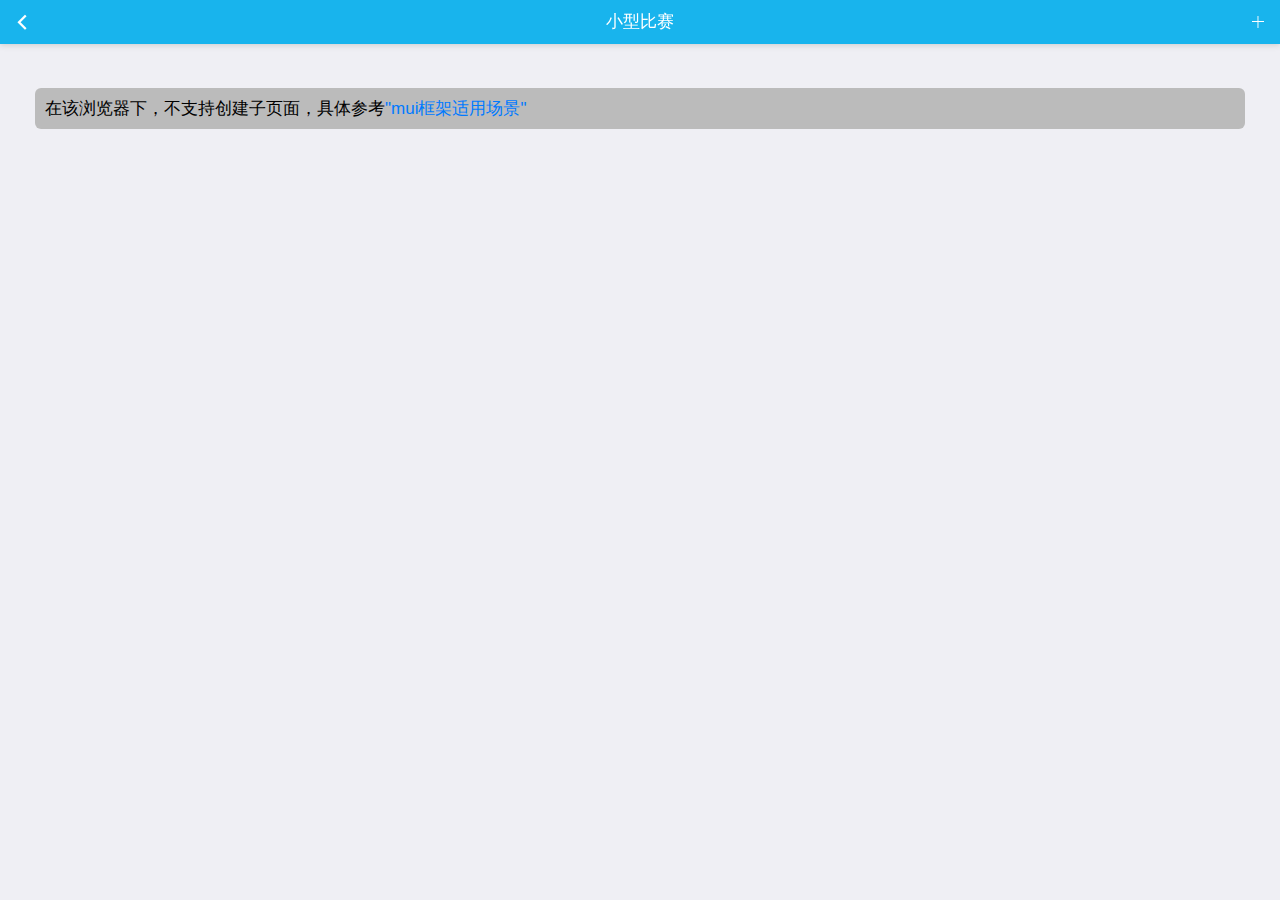
<file: index.html>
<!DOCTYPE html>
<html>
<head>
    <meta charset="utf-8">
    <meta name="viewport" content="width=device-width,initial-scale=1,minimum-scale=1,maximum-scale=1,user-scalable=no" />
    <meta name="apple-mobile-web-app-capable" content="yes">
	<meta name="apple-mobile-web-app-status-bar-style" content="black">
	
    <script src="js/mui.min.js"></script>
    <link href="css/mui.min.css" rel="stylesheet"/>
    <link href="css/base.css" rel="stylesheet"/>
    <style>
    		header.mui-bar.mui-bar-nav {background-color: #18b4ed;}
    		header.mui-bar.mui-bar-nav a{color:#fff;}
    		header.mui-bar.mui-bar-nav span{color:#fff; height:1.6em}
    		header.mui-bar.mui-bar-nav h1 {color:#fff;}
    		input.mui-input-clear {background-color: #fff;}
    	    	.tournament {
    			padding: 15px 5px;
    			background-color: #fff;
    			border-bottom: 1px solid #c8c8c8;
    			border-top: 1px solid #c8c8c8;
    			margin-bottom: 20px;
    		}
    		.mui-popover { width:150px }
    		.mui-content .mui-content-padded { margin: 5px }
    </style>	
    <script>
		mui.init({
			swipeBack: false,
			statusBarBackground: '#18b4ed',
			subpages:[{
				url: 'tournamentList.html',
				id: 'tournamentList.html',
				styles: {
					top: '45px',
					bottom: 0,
					bounce: 'vertical'
				}
			}]
		});

	</script>
</head>
<body>
	<header class="mui-bar mui-bar-nav">
		<a class="mui-action-back mui-icon mui-icon-left-nav mui-pull-left"></a>
		<span id="menu" class="mui-action-menu mui-icon mui-icon-plusempty mui-pull-right"></span>
		<h1 class="mui-title">小型比赛</h1>
	</header>
	<!--tournamentList-->
	<script>
	/*
		mui.plusReady(function() {
			//仅支持竖屏显示
			plus.screen.lockOrientation("portrait-primary");
		});
		mui("header").on('tap', '#topPopover', function(e){
			var target = plus.webview.getWebviewById('tournamentList.html');
			alert("nima");
			mui.fire(target, 'triggerCreate', {
				para: 'trigger'
			});
		});
		*/
		var menuElem = document.getElementById("menu");
		var contentWebview = null;
		menuElem.addEventListener('tap', function(e) {
			//alert("fun");
			e.stopPropagation();
			if(contentWebview==null){
				contentWebview = plus.webview.currentWebview().children()[0];
			}
			//contentWebview.evalJS('alert("hao")');
			contentWebview.evalJS('mui("#topPopover").popover("toggle")');
		});
	</script>
</body>
</html>
</file>
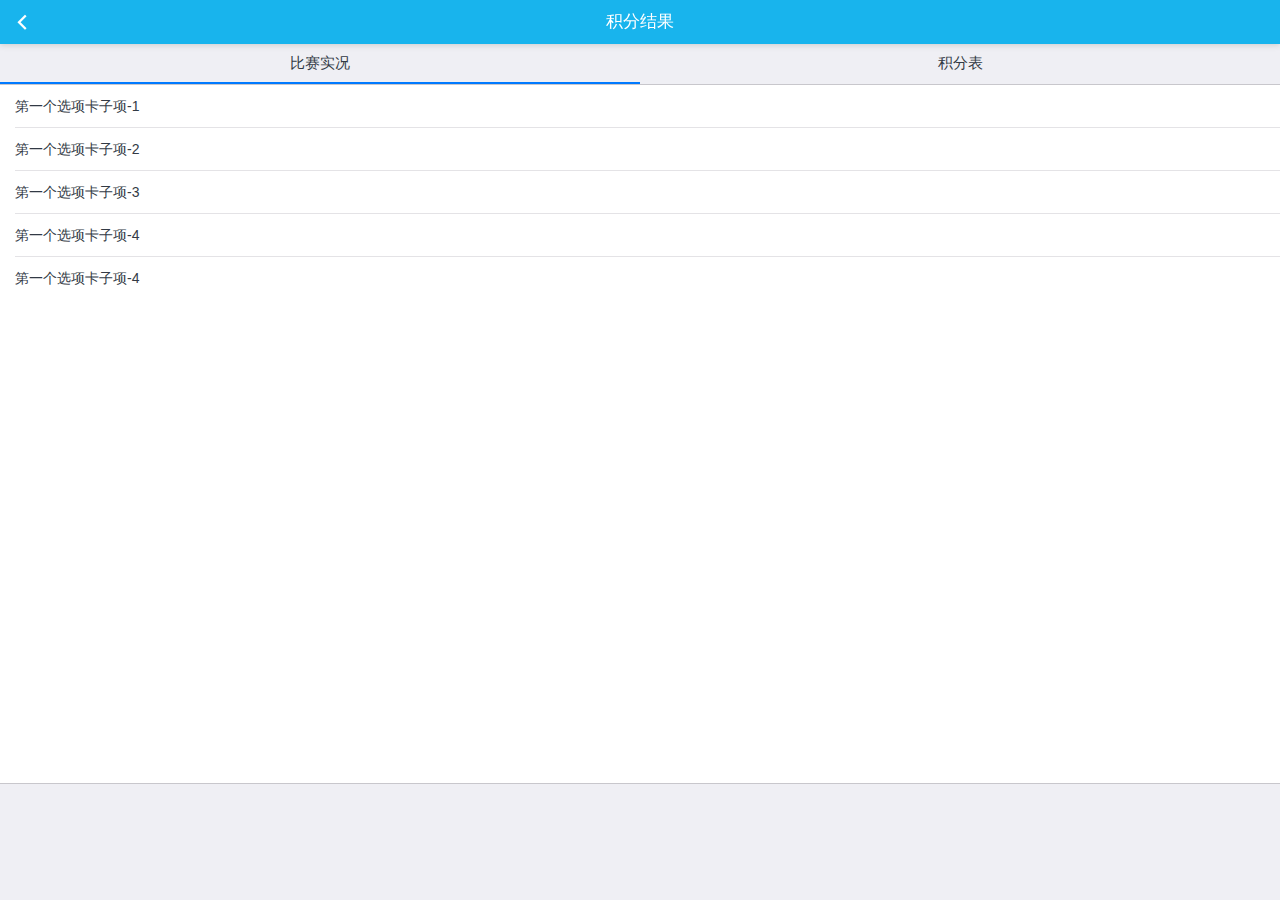
<file: bonusResult.html>
<!DOCTYPE html>
<html>

	<head>
		<meta charset="utf-8">
		<meta name="viewport" content="width=device-width, initial-scale=1,maximum-scale=1,user-scalable=no">
		<meta name="apple-mobile-web-app-capable" content="yes">
		<meta name="apple-mobile-web-app-status-bar-style" content="black">

		<!--App自定义的css-->
		<link rel="stylesheet" type="text/css" href="css/app.css"/>
    		<script src="js/mui.min.js"></script>
		<link rel="stylesheet" href="css/mui.min.css">
    		<link href="css/base.css" rel="stylesheet"/>
		
	</head>
	<style>
		* {color: #323a45;}
		header.mui-bar.mui-bar-nav {background-color: #18b4ed;}
    		header.mui-bar.mui-bar-nav a{color:#fff;}
    		header.mui-bar.mui-bar-nav span{color:#fff; height:1.6em}
    		header.mui-bar.mui-bar-nav h1 {color:#fff;}
    		header {
    			box-shadow: none;
    			-webkit-box-shadow:none;
    		}
		.mui-control-content {
			background-color: white;
			min-height: 700px;
		}
		.mui-control-content .mui-loading {
			margin-top: 50px;
		}

		.mui-content #item2mobile table thead td {
			border-left: 1px solid #ccc;
			border-right: 1px solid #ccc;
			color: #18B4ED;
		}
		.mui-content #item2mobile table thead {
			border-top: 1px solid #18B4ED;
			border-bottom: 1px solid #18B4ED;
		}
		.mui-content #item2mobile table tbody tr {
			border-bottom: 1px solid #ccc;
		}
		.mui-content #item2mobile table tbody td {
			border-left: 1px solid #ccc;
			border-right: 1px solid #ccc;
		}
		</style>
	<body>
		<header class="mui-navbar-inner mui-bar mui-bar-nav">
			<a class="mui-action-back mui-icon mui-icon-left-nav mui-pull-left" href="#"></a>
			<h1 class="mui-center mui-title tc">积分结果</h1>
		</header>
		<div class="mui-content">
			<div id="slider" class="mui-slider">
				<div id="sliderSegmentedControl" class="mui-slider-indicator mui-segmented-control mui-segmented-control-inverted">
					<a class="mui-control-item" href="#item1mobile">比赛实况</a>
					<a class="mui-control-item" href="#item2mobile">积分表</a>
				</div>
				<div id="sliderProgressBar" class="mui-slider-progress-bar mui-col-xs-6"></div>
				<div class="mui-slider-group">
					<div id="item1mobile" class="mui-slider-item mui-control-content mui-active">
						<div id="scroll1" class="mui-scroll-wrapper">
							<div class="mui-scroll">
								<ul class="mui-table-view">
									<li class="mui-table-view-cell">
										第一个选项卡子项-1
									</li>
									<li class="mui-table-view-cell">
										第一个选项卡子项-2
									</li>
									<li class="mui-table-view-cell">
										第一个选项卡子项-3
									</li>
									<li class="mui-table-view-cell">
										第一个选项卡子项-4
									</li>
									<li class="mui-table-view-cell">
										第一个选项卡子项-4
									</li>
									
								</ul>
							</div>
						</div>
					</div>
					<div id="item2mobile" class="mui-slider-item mui-control-content">
						<div id="scroll2" class="mui-scroll-wrapper pt40">
							<!--<div class="mui-scroll">
								<div class="mui-loading">
									<div class="mui-spinner">
									</div>
								</div>
							</div>-->
							<table width="100%">
								<thead>
									<tr class="tc">
										<td width="10%">轮次</td>
										<td width="20%">选手</td>
										<td width="20%">胜负场</td>
										<td width="15%">胜率</td>
										<td width="15%">积分</td>
										<td width="20%" style="color: red;">净胜分</td>
									</tr>
								</thead>
								<tbody class="tc">
									<tr>
										<td>1</td>
										<td>叶昭仪<br />林丹</td>
										<td>3/2</td>
										<td>25%</td>
										<td>12</td>
										<td>38</td>
									</tr>
									<tr>
										<td>1</td>
										<td>叶昭仪<br />林丹</td>
										<td>3/2</td>
										<td>25%</td>
										<td>12</td>
										<td>38</td>
									</tr>
								</tbody>
							</table>
						</div>
					</div>
				</div>
			</div>
		</div>
		<script src="js/mui.min.js"></script>
		<script>
			mui.init({
				swipeBack: false
			});
			
			(function($) {
				$('.mui-scroll-wrapper').scroll({
					indicators: true //是否显示滚动条
				});
				/*
				var html2 = '<ul class="mui-table-view"><li class="mui-table-view-cell">第二个选项卡子项-1</li><li class="mui-table-view-cell">第二个选项卡子项-2</li><li class="mui-table-view-cell">第二个选项卡子项-3</li><li class="mui-table-view-cell">第二个选项卡子项-4</li><li class="mui-table-view-cell">第二个选项卡子项-5</li></ul>';
				var item2 = document.getElementById('item2mobile');
				document.getElementById('slider').addEventListener('slide', function(e) {
					if (e.detail.slideNumber === 1) {
						if (item2.querySelector('.mui-loading')) {
							setTimeout(function() {
								item2.querySelector('.mui-scroll').innerHTML = html2;
							}, 500);
						}
					}
				});
				var sliderSegmentedControl = document.getElementById('sliderSegmentedControl');
				$('.mui-input-group').on('change', 'input', function() {
					if (this.checked) {
						sliderSegmentedControl.className = 'mui-slider-indicator mui-segmented-control mui-segmented-control-inverted mui-segmented-control-' + this.value;
						//force repaint
						sliderProgressBar.setAttribute('style', sliderProgressBar.getAttribute('style'));
					}
				});*/
				sliderProgressBar.setAttribute('style', sliderProgressBar.getAttribute('style'));
			})(mui);
			
			mui(".oneplayer").on('tap', 'a', function(e){
				mui.openWindow({ id:"myFriendsList.html", url:"myFriendsList.html"});
			});
		</script>

	</body>

</html>
</file>
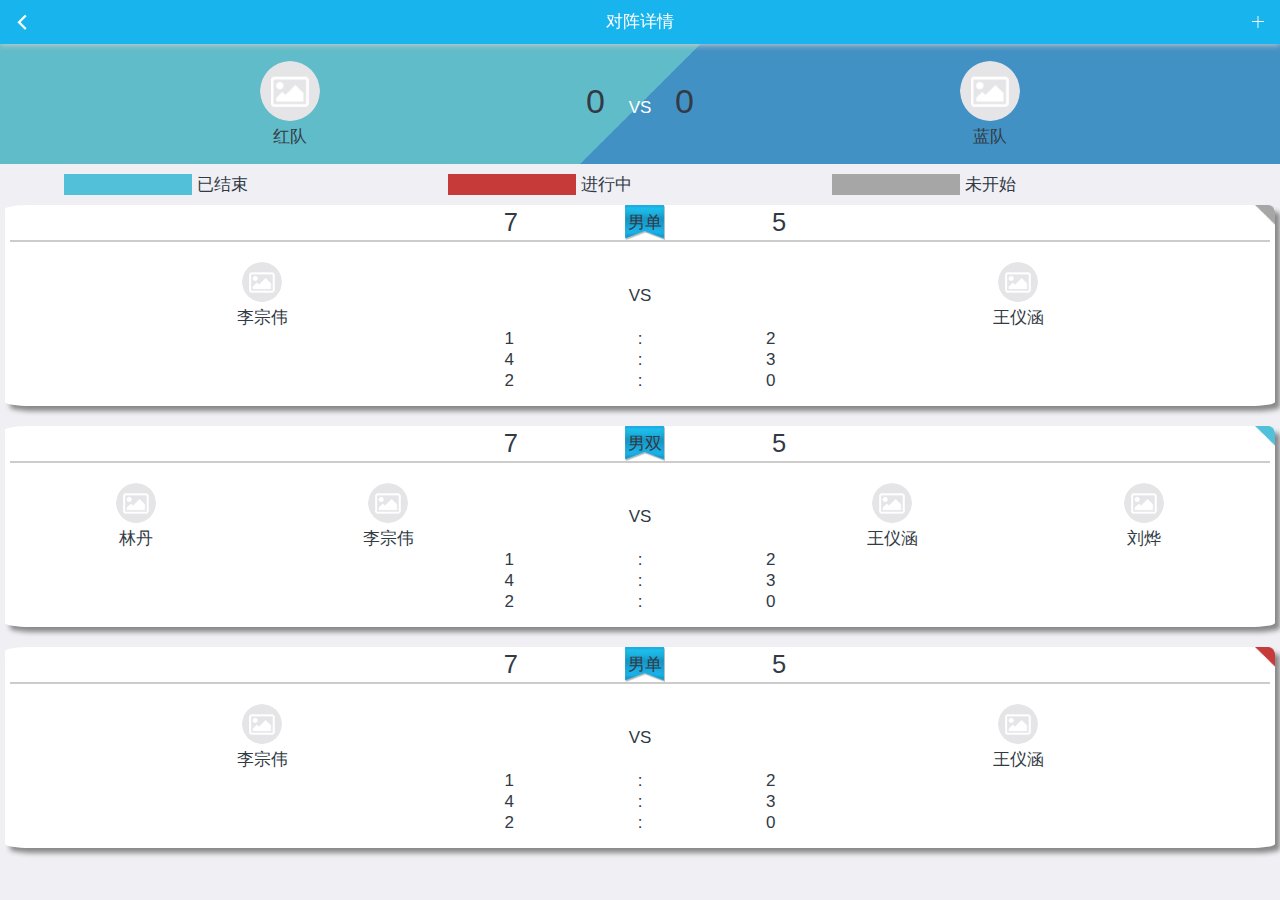
<file: competitionDetail.html>
<!DOCTYPE html>
<html>
<head>
    <meta charset="utf-8">
    <meta name="viewport" content="width=device-width,initial-scale=1,minimum-scale=1,maximum-scale=1,user-scalable=no" />
  	<meta name="apple-mobile-web-app-capable" content="yes">
	<meta name="apple-mobile-web-app-status-bar-style" content="black">
		
    <script src="js/mui.min.js"></script>
    <link href="css/mui.min.css" rel="stylesheet"/>
    <link href="css/base.css" rel="stylesheet"/>
    <!--
    <script type="text/javascript" charset="utf-8">
      	mui.init();
    </script>-->
    <style>
    		* {color: #323a45;}
    		header.mui-bar.mui-bar-nav {background-color: #18b4ed;}
    		header.mui-bar.mui-bar-nav a{color:#fff;}
    		header.mui-bar.mui-bar-nav span{color:#fff; height:1.6em}
    		header.mui-bar.mui-bar-nav h1 {color:#fff;}
    		header {
    			box-shadow: none;
    			-webkit-box-shadow:none;
    		}

		.mui-content table .left {
			background: url(img/VS_background_01.png);
		}
		.mui-content table .score {
			width: 120px;
			background: url(img/VS_background_02.png);
			background-position: center;
			background-size: 120px 120px;
			color: #fff;
		}
		.mui-content table .right {
			background: url(img/VS_background_03.png);
		}
		.mui-content td span {display: inline-block;}
		
		.competition {
    			padding: 15px 5px;
    			background-color: #fff;
    			margin-bottom: 20px;
    			border-radius: 2%;
    			box-shadow: 5px 5px 5px #888888;
    		}
		.competition td.typebackground {
			background: url(img/typebackground.png);
			background-repeat: no-repeat;
			background-position: center;
			background-size: 40px 35px;
		}
		hr {border: 0.5px solid #ccc;}
    </style>
</head>
<body>
	<header class="mui-navbar-inner mui-bar mui-bar-nav">
		<a class="mui-action-back mui-icon mui-icon-left-nav mui-pull-left" href="createMinorTournamentNew.html"></a>
		<span id="menu" class="mui-action-menu mui-icon mui-icon-plusempty mui-pull-right"></span>
		<h1 class="mui-center mui-title tc">对阵详情</h1>
	</header>
	<div class="mui-content">
		<table class="tc" width="100%" height="120px">
			<tr>
				<td class="left tc"><img src="img/teamleader.png" width="60px" height="60px" style="border-radius: 50%;" /><br />红队</td>
				<td class="score"><span class="f2d0">0</span>&nbsp;&nbsp;&nbsp;&nbsp;&nbsp;VS&nbsp;&nbsp;&nbsp;&nbsp;&nbsp;<span class="f2d0">0</span></span></td>
				<td class="right"><img src="img/teamleader.png" width="60px" height="60px" style="border-radius: 50%;" /><br />蓝队</td>
			</tr>	
		</table>
		
		<table class="mt10" width="100%">
			<tr>
				<td width="5%" height="15px"></td>
				<td width="10%" height="15px" style="background-color: #52c0d8;"></td>
				<td width="20%" height="15px" class="tl">&nbsp;已结束</td>
				<td width="10%" height="15px" style="background-color: #c63a3a;"></td>
				<td width="20%" height="15px" class="tl">&nbsp;进行中</td>
				<td width="10%" height="15px" style="background-color: #a6a6a6;"></td>
				<td width="20%" height="15px" class="tl">&nbsp;未开始</td>
				<td width="5%" height="15px"></td>
			</tr>
		</table>
		
		<div class="competition mt10 ml5 mr5 pr">
			<table width="100%" class="pa" style="top:-3px">
				<tr height="40px">
					<td width="40%" class="tr f1d5">7</td>
					<td width="20%" class="tc typebackground">男单</td>
					<td width="40%" class="tl f1d5">5</td>
				</tr>
			</table>
			<hr class="mt20"></hr>
			<div class="competitionInfo mt20">
				<img src="img/before.png" width="20px" height="20px" class="pa" style="top:0;right: 0;" />
				<table width="100%">
					<tr>
						<td width="40%" class="tc oneplayer">
							<a href="#"><img src="img/teamleader.png" width="40px" height="40px" style="border-radius: 50%;"></a><br />李宗伟
						</td>
						<td width="20%" class="tc">VS</td>
						<td width="40%" class="tc oneplayer">
							<a href="#"><img src="img/teamleader.png" width="40px" height="40px" style="border-radius: 50%;"></a><br />王仪涵
						</td>
					</tr>
					<tr>
						<td width="40%" class="tr">1</td>
						<td width="20%" class="tc">:</td>
						<td width="40%" class="tl">2</td>
					</tr>
					<tr>
						<td width="40%" class="tr">4</td>
						<td width="20%" class="tc">:</td>
						<td width="40%" class="tl">3</td>
					</tr>
					<tr>
						<td width="40%" class="tr">2</td>
						<td width="20%" class="tc">:</td>
						<td width="40%" class="tl">0</td>
					</tr>
				</table>
			</div>
		</div>
		<div class="competition mt10 ml5 mr5 pr">
			<img src="img/during.png" width="20px" height="20px" class="pa" style="top:0;right: 0;" />
			<table width="100%" class="pa" style="top:-3px">
				<tr height="40px">
					<td width="40%" class="tr f1d5">7</td>
					<td width="20%" class="tc typebackground">男双</td>
					<td width="40%" class="tl f1d5">5</td>
				</tr>
			</table>
			<hr class="mt20"></hr>
			<div class="competitionInfo mt20">
				<table width="100%">
					<tr>
						<td width="20%" class="tc">
							<img src="img/teamleader.png" width="40px" height="40px" style="border-radius: 50%;"><br />林丹
						</td>
						<td width="20%" class="tc">
							<img src="img/teamleader.png" width="40px" height="40px" style="border-radius: 50%;"><br />李宗伟
						</td>
						<td width="20%" class="tc">VS</td>
						<td width="20%" class="tc" colspan="2">
							<img src="img/teamleader.png" width="40px" height="40px" style="border-radius: 50%;"><br />王仪涵
						</td>
						<td width="20%" class="tc">
							<img src="img/teamleader.png" width="40px" height="40px" style="border-radius: 50%;"><br />刘烨
						</td>
					</tr>
					<tr>
						<td width="20%" class="tr" colspan="2">1</td>
						<td width="20%" class="tc">:</td>
						<td width="20%" class="tl" colspan="2">2</td>
					</tr>
					<tr>
						<td width="20%" class="tr" colspan="2">4</td>
						<td width="20%" class="tc">:</td>
						<td width="20%" class="tl" colspan="2">3</td>
					</tr>
					<tr>
						<td width="20%" class="tr" colspan="2">2</td>
						<td width="20%" class="tc">:</td>
						<td width="20%" class="tl" colspan="2">0</td>
					</tr>
				</table>
			</div>
		</div>
		<div class="competition mt10 ml5 mr5 pr">
			<img src="img/over.png" width="20px" height="20px" class="pa" style="top:0;right: 0;" />
			<table width="100%" class="pa" style="top:-3px">
				<tr height="40px">
					<td width="40%" class="tr f1d5">7</td>
					<td width="20%" class="tc typebackground">男单</td>
					<td width="40%" class="tl f1d5">5</td>
				</tr>
			</table>
			<hr class="mt20"></hr>
			<div class="competitionInfo mt20">
				<table width="100%">
					<tr>
						<td width="40%" class="tc oneplayer">
							<a href="#"><img src="img/teamleader.png" width="40px" height="40px" style="border-radius: 50%;"></a><br />李宗伟
						</td>
						<td width="20%" class="tc">VS</td>
						<td width="40%" class="tc oneplayer">
							<a href="#"><img src="img/teamleader.png" width="40px" height="40px" style="border-radius: 50%;"></a><br />王仪涵
						</td>
					</tr>
					<tr>
						<td width="40%" class="tr">1</td>
						<td width="20%" class="tc">:</td>
						<td width="40%" class="tl">2</td>
					</tr>
					<tr>
						<td width="40%" class="tr">4</td>
						<td width="20%" class="tc">:</td>
						<td width="40%" class="tl">3</td>
					</tr>
					<tr>
						<td width="40%" class="tr">2</td>
						<td width="20%" class="tc">:</td>
						<td width="40%" class="tl">0</td>
					</tr>
				</table>
			</div>
		</div>
	</div>
	<script>
		mui(".oneplayer").on('tap', 'a', function(e){
				mui.openWindow({ id:"selectOnePlayer.html", url:"selectOnePlayer.html"});
			});
	</script>
</body>
</html>
</file>
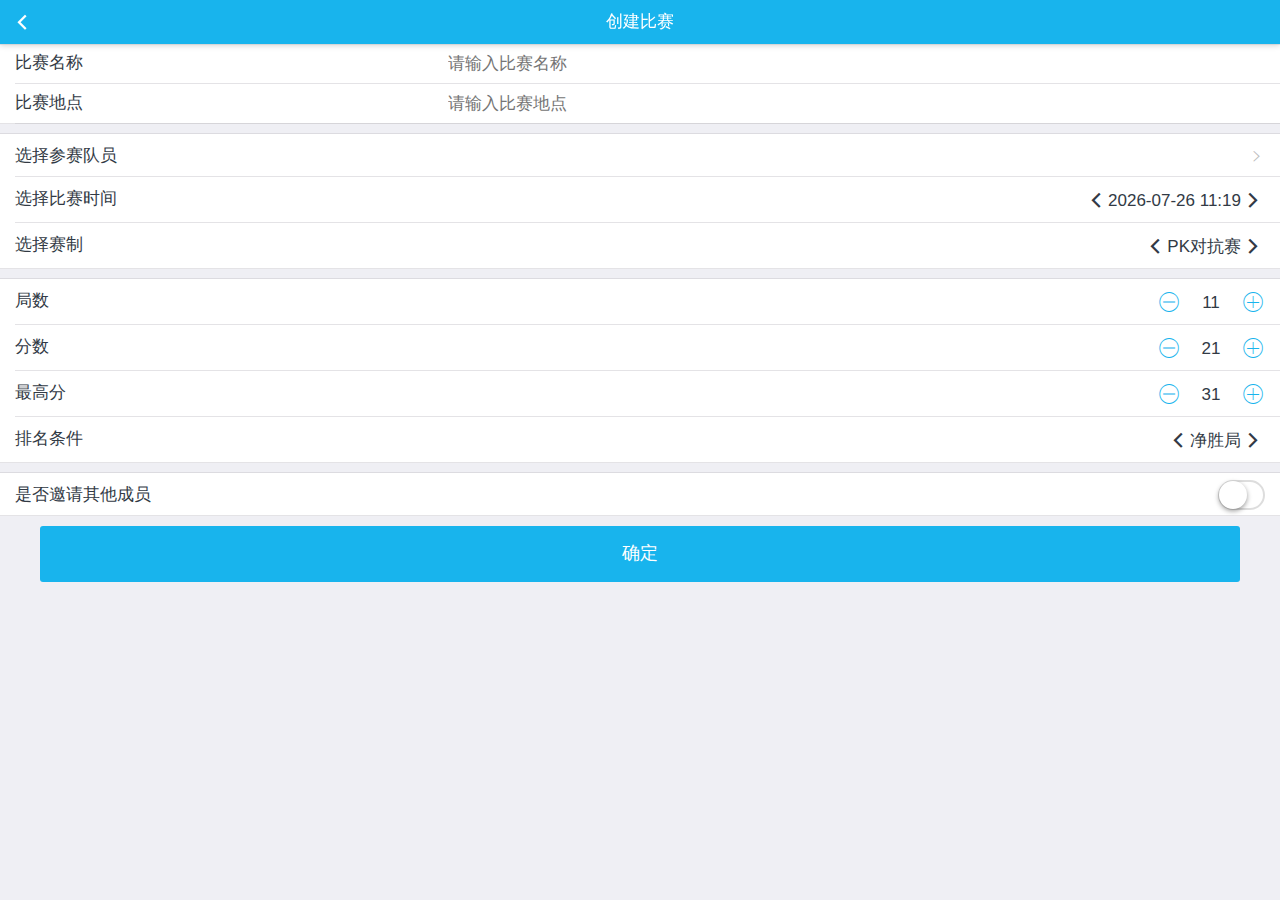
<file: createMinorTournamentNew.html>
<!DOCTYPE html>
<html>
	<head>
		<meta charset="utf-8">
    		<meta name="viewport" content="width=device-width,initial-scale=1,minimum-scale=1,maximum-scale=1,user-scalable=no" />
    		<title>羽球达人</title>
    		<link href="css/mui.min.css" rel="stylesheet"/>
    		<link href="css/mui.indexedlist.css" rel="stylesheet" />
    		<link href="css/mui.picker.min.css" rel="stylesheet" />
		<link href="css/mui.poppicker.css" rel="stylesheet" />
    		<link href="css/base.css" rel="stylesheet"/>
       	
    		<script src="js/mui.min.js"></script>
	</head>
	<style>
		* {color: #323a45;}
		.mui-navbar-inner.mui-bar.mui-bar-nav {background-color: #18B4ED;}
		.mui-navbar-inner.mui-bar.mui-bar-nav a {color:#fff;}
    		.mui-navbar-inner.mui-bar.mui-bar-nav h1 {color:#fff;}
    		.mui-navbar-inner.mui-bar.mui-bar-nav span.mui-icon {color: #fff;}
  
    		.mui-content ul {background-color: #fff; color: #000;}
    		.mui-content ul li {border: #7f7f7f;}
    		.mui-content form .mui-input-row label {width:30%;}
    		/*.mui-content form .mui-input-row input {width:70%;}*/
    		.mui-content form label .mui-icon-flag {color:#007AFF;}
    		.mui-content form label .mui-icon-location {color:#CF2D28;}
    		.mui-content .mui-icon-minus,.mui-icon-plus {color:#18b4ed;}
    		.mui-content .mui-content-padded .mui-btn {background-color: #18b4ed; border: none; color:#fff;}
    		
    		#myfriends .mui-page-content .mui-input-row.mui-search input {background-color: #fff;}
	</style>
	
	<body>	
		<!-------------------------------------------主页面开始----------------------------------------------->
		<header class="mui-navbar-inner mui-bar mui-bar-nav">
			<a class="mui-action-back mui-icon mui-icon-left-nav mui-pull-left" href="index.html"></a>
			<h1 class="mui-center mui-title tc">创建比赛</h1>
		</header>
		<div class="mui-content">
			<form class="mui-input-group mb10">
				<div class="mui-input-row">
					<label>比赛名称</label>
					<input id="competitionName" type="text" class="mui-input-clear" placeholder="请输入比赛名称">
				</div>
				<div class="mui-input-row">
					<label>比赛地点</label>
					<input id="competitionLocation" type="text" class="mui-input-clear" placeholder="请输入比赛地点">
				</div>
			</form>
		
			<ul class="mui-table-view">
				<li id="selectTournamentPlayers" class="mui-table-view-cell">
					<a class="mui-navigate-right" href="#">
					选择参赛队员
					</a>
				</li>
				<li id="selectTime" class="mui-table-view-cell">
					<label>选择比赛时间</label>
					<table class="fr">
						<tr>
							<td><span class="mui-icon mui-icon-back tc"></span></td>
							<td id="scheduleTime" class="tc">今天</td>
							<td><span class="mui-icon mui-icon-forward tc"></span></td>
						</tr>
					</table>
				</li>
				<li class="mui-table-view-cell">
					<label>选择赛制</label>
					<table class="fr">
						<tr>
							<td><span class="mui-icon mui-icon-back tc"></span></td>
							<td id="competitionType" class="tc">PK对抗赛</td>
							<td><span class="mui-icon mui-icon-forward tc"></span></td>
						</tr>
					</table>
				</li>
			</ul>
		
			<ul class="mui-table-view mt10">
				<li class="mui-table-view-cell">
					<label>局数</label>
					<table class="fr">
						<tr>
							<td><span id="roundMinus" class="mui-icon mui-icon-minus tc"></span></td>
							<td id="round" class="tc" width="60px">11</td>
							<td><span id="roundPlus" class="mui-icon mui-icon-plus tc"></span></td>
						</tr>
					</table>
				</li>
				<li class="mui-table-view-cell">
					<label>分数</label>
					<table class="fr">
						<tr>
							<td><span  id="normalScoreMinus" class="mui-icon mui-icon-minus tc"></span></td>
							<td id="normalScore" class="tc" width="60px">21</td>
							<td><span  id="normalScorePlus" class="mui-icon mui-icon-plus tc"></span></td>
						</tr>
					</table>
				</li>
				<li class="mui-table-view-cell">
					<label>最高分</label>
					<table class="fr">
						<tr>
							<td><span id="topScoreMinus" class="mui-icon mui-icon-minus tc"></span></td>
							<td id="topScore" class="tc" width="60px">31</td>
							<td><span id="topScorePlus" class="mui-icon mui-icon-plus tc"></span></td>
						</tr>
					</table>
				</li>
				<li class="mui-table-view-cell">
					<label>排名条件</label>
					<table class="fr">
						<tr>
							<td><span class="mui-icon mui-icon-back tc"></span></td>
							<td id="rankCondition" class="tc">净胜局</td>
							<td><span class="mui-icon mui-icon-forward tc"></span></td>
						</tr>
					</table>
	       		</li>
	    		</ul>
	    
	    		<ul id="otherLeaderButton" class="mui-table-view mt10">
				<li class="mui-table-view-cell">
					<span>是否邀请其他成员</span>
					<div class="mui-switch mui-switch-mini">
						<div class="mui-switch-handle"></div>
					</div>
				</li>
			</ul>
			<ul id="selectOtherLeader" class="mui-table-view" >
				<li class="mui-table-view-cell">
					<a class="mui-navigate-right" href="#">
					<table>
						<tr>
							<td><img src="img/teamleader.png" width="30px" height="30px" /></td>
							<td class="tc" width="160px">点击选择对方领队</td>
						</tr>
					</table>
					</a>
				</li>
			</ul>
			<div id='userResult' class="ui-alert"></div>
			<div id="confirmCreate" class="mui-content-padded pl30 pr30">
				<button type="button" class="mui-btn mui-btn-block">确定</button>
			</div>
		</div>
		<!-------------------------------------------主页面结束----------------------------------------------->
		<script src="js/mui.poppicker.js"></script>
		<script src="js/mui.picker.min.js"></script>
		<script src="js/jquery-1.10.2.min.js"></script>
		<script>
			/*--------------------------------------------初始化开始------------------------------------------------*/
			$(document).ready(function(){
				$("#selectOtherLeader").hide();
			});
			/*--------------------------------------------初始化结束------------------------------------------------*/
			/*-------------------------------------------日期选择开始-----------------------------------------------*/
			/*初始化*/
			var d = new Date();
			var vYear = d.getFullYear();
			var vMon = d.getMonth() + 1;
			var vDay = d.getDate();
			var h = d.getHours(); 
			var m = d.getMinutes(); 
			s=vYear+'-'+(vMon<10 ? "0" + vMon : vMon)+'-'+(vDay<10 ? "0"+ vDay : vDay)+' '+(h<10 ? "0"+ h : h)+':'+(m<10 ? "0" + m : m);
			document.getElementById('scheduleTime').innerText = s;//输出时间
			
			(function($) {
				$.init();
				var result = $('#scheduleTime')[0];
				mui('#selectTime').on('tap', '#scheduleTime', function() {
					var optionsJson = this.getAttribute('data-options') || '{}';
					var options = JSON.parse(optionsJson);
					var id = this.getAttribute('id');
					/*
					 * 首次显示时实例化组件
					 * 示例为了简洁，将 options 放在了按钮的 dom 上
					 * 也可以直接通过代码声明 optinos 用于实例化 DtPicker
					 */
					var picker = new $.DtPicker(options);
					picker.show(function(rs) {
						/*
						 * rs.value 拼合后的 value
						 * rs.text 拼合后的 text
						 * rs.y 年，可以通过 rs.y.vaue 和 rs.y.text 获取值和文本
						 * rs.m 月，用法同年
						 * rs.d 日，用法同年
						 * rs.h 时，用法同年
						 * rs.i 分（minutes 的第二个字母），用法同年
						 */
						result.innerText = rs.text;
						/* 
						 * 返回 false 可以阻止选择框的关闭
						 * return false;
						 */
						/*
						 * 释放组件资源，释放后将将不能再操作组件
						 * 通常情况下，不需要示放组件，new DtPicker(options) 后，可以一直使用。
						 * 当前示例，因为内容较多，如不进行资原释放，在某些设备上会较慢。
						 * 所以每次用完便立即调用 dispose 进行释放，下次用时再创建新实例。
						 */
						picker.dispose();
					});
				}, false);
			})(mui);
			/*-------------------------------------------日期选择结束-----------------------------------------------*/
			/*-------------------------------------------选择赛制开始-----------------------------------------------*/
			(function($, doc) {
				$.init();
				$.ready(function() {
					var competitionTypePicker = new $.PopPicker();
					competitionTypePicker.setData([{
						value: '0',
						text: 'PK对抗赛'
					}, {
						value: '1',
						text: '个人排位赛'
					}, {
						value: '2',
						text: '个人单循环'
					}, {
						value: '3',
						text: '交叉双打循环赛'
					}, {
						value: '4',
						text: '双打排名赛'
					}, {
						value: '5',
						text: '双打单循环'
					}]);
					var showCompetitionType = doc.getElementById('competitionType');
					var userResult = doc.getElementById('competitionType');
					showCompetitionType.addEventListener('tap', function(event) {
						competitionTypePicker.show(function(items) {
							var str = JSON.stringify(items[0].text);
							userResult.innerText = str.slice(1,-1);
							//返回 false 可以阻止选择框的关闭
							//return false;
						});
					}, false);
				});
			})(mui, document);
			/*-------------------------------------------选择赛制结束-----------------------------------------------*/
			/*---------------------------------------------增减开始-------------------------------------------------*/
			var round = 11;
			var score = 21;
			var topScore = 31;
			(function($, doc) {
				$.init();
				$.ready(function() {
					var item3 = document.getElementById('normalScore');
					mui('.mui-table-view-cell').on('tap', 'span', function(e) {
						
						if(this.parentNode.querySelector('#roundMinus')) {
							if(round > 1){
								round--;
								document.getElementById("round").innerText = round;
							}
						} else if(this.parentNode.querySelector('#roundPlus')){
							round++;
							document.getElementById("round").innerText = round;
						} else
						
						if(this.parentNode.querySelector('#normalScoreMinus')){
							if(score > 1){
								score--;
								document.getElementById("normalScore").innerText = score;
							}
						} else if(this.parentNode.querySelector('#normalScorePlus')){
							score++;
							document.getElementById('normalScore').innerText = score;
						} else 
						
						if(this.parentNode.querySelector('#topScoreMinus')){
							if(topScore > score){
								topScore--;
								document.getElementById("topScore").innerText = topScore;
							}
						} else if(this.parentNode.querySelector('#topScorePlus')){
							topScore++;
							document.getElementById('topScore').innerText = topScore;
						}
					});
				});
			})(mui, document); 
			/*---------------------------------------------增减结束-------------------------------------------------*/
			/*-------------------------------------------排名条件开始-----------------------------------------------*/
			(function($, doc) {
				$.init();
				$.ready(function() {
					var rankConditionPicker = new $.PopPicker();
					rankConditionPicker.setData([{
						value: '0',
						text: '净胜局'
					}, {
						value: '1',
						text: '净胜分'
					}]);
					var showRankCondition = doc.getElementById('rankCondition');
					var userResult = doc.getElementById('rankCondition');
					showRankCondition.addEventListener('tap', function(event) {
						rankConditionPicker.show(function(items) {
							var str = JSON.stringify(items[0].text);
							userResult.innerText = str.slice(1,-1);
							//返回 false 可以阻止选择框的关闭
							//return false;
						});
					}, false);
				});
			})(mui, document);
			/*-------------------------------------------排名条件结束-----------------------------------------------*/
			/*-------------------------------------------其他领队开始-----------------------------------------------*/
			mui("#otherLeaderButton").on('toggle', '.mui-switch', function(){
				if(event.detail.isActive){
					$("#selectOtherLeader").show();
				} else {
					$("#selectOtherLeader").hide();
				}
			});
			/*-------------------------------------------其他领队结束-----------------------------------------------*/
			/*-------------------------------------------确认触发开始-----------------------------------------------*/
			$(document).ready(function(){
				$('#confirmCreate button').on('click', function(){
					var competitionName = $('#competitionName').val().trim();
					var competitionLocation = $('#competitionLocation').val().trim();
					if(competitionName != '' && competitionLocation != ''){
						mui.openWindow({ id:"competitionDetail.html", url:"competitionDetail.html"});
					}
					else {
						mui.alert('您还有未填写的比赛信息!', '温馨提示', function() {});
						return false;
					}
				});
			});
			/*-------------------------------------------确认触发结束-----------------------------------------------*/
			/*-------------------------------------------页面链接切换-----------------------------------------------*/
			/*mui("#selectTournamentPlayers").on('tap', 'a', function(e){
				mui.openWindow({ id:"myFriendsList.html", url:"myFriendsList.html"});
			});*/
			mui("#selectTournamentPlayers").on('tap', 'a', function(e){
				mui.openWindow({ id:"selectMultiFriends.html", url:"selectMultiFriends.html"});
			});
			/*
			mui("#selectTournamentPlayers").on('tap', 'a', function(e){
				mui.openWindow({ id:"selectOnePlayer.html", url:"selectOnePlayer.html"});
			});*/
			/*
			mui("#confirmCreate").on('tap', 'button', function(e){
				mui.openWindow({ id:"competitionDetail.html", url:"competitionDetail.html"});
			});*/
		</script>
	</body>
</html>
</file>
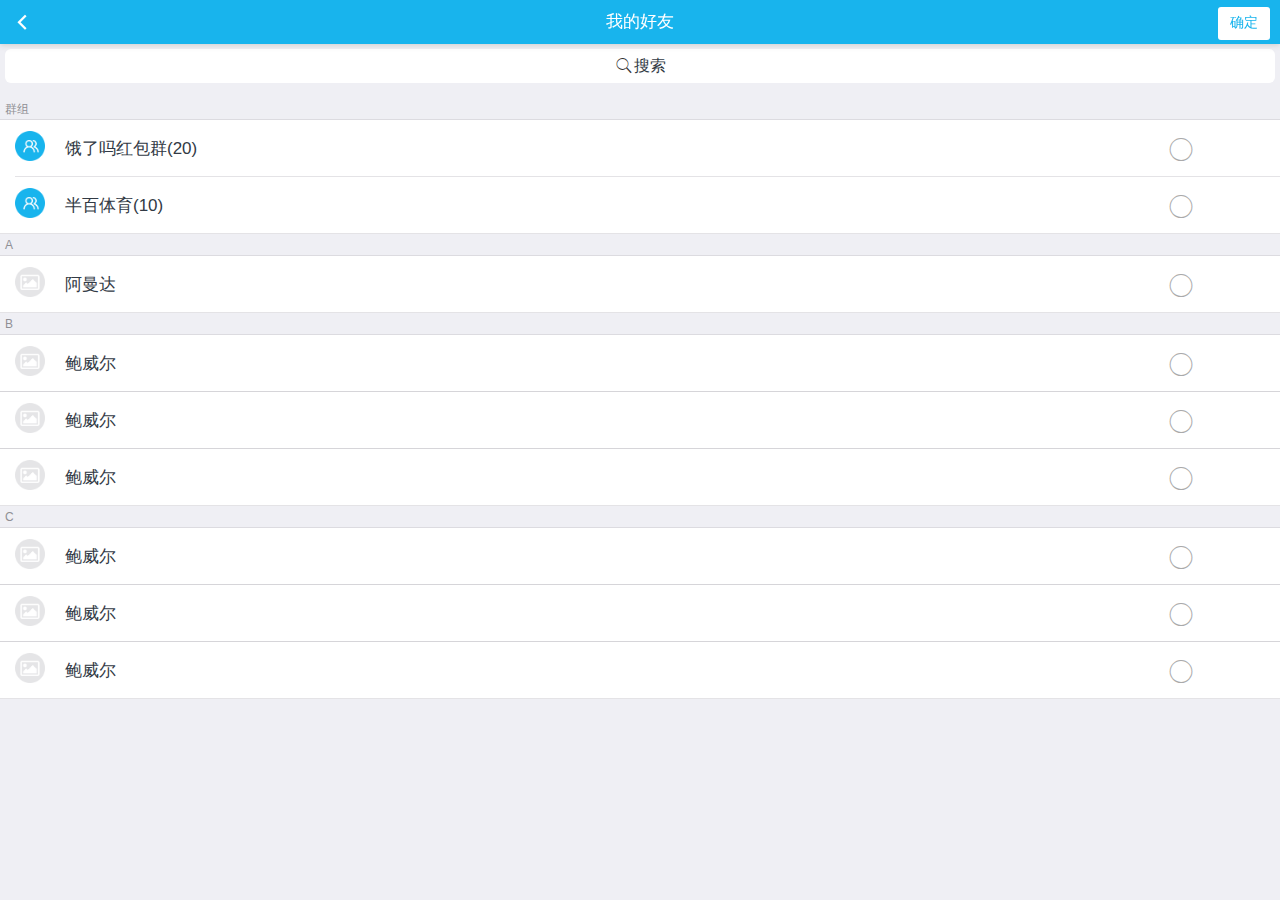
<file: myFriendsList.html>
<!DOCTYPE html>
<html>
<head>
    <meta charset="utf-8">
    <meta name="viewport" content="width=device-width,initial-scale=1,minimum-scale=1,maximum-scale=1,user-scalable=no" />
  	<meta name="apple-mobile-web-app-capable" content="yes">
	<meta name="apple-mobile-web-app-status-bar-style" content="black">
		
    <script src="js/mui.min.js"></script>
    <link href="css/mui.min.css" rel="stylesheet"/>
    <link href="css/base.css" rel="stylesheet"/>
    <!--
    <script type="text/javascript" charset="utf-8">
      	mui.init();
    </script>-->
    <style>
    		* {color: #323a45;}
    		header.mui-bar.mui-bar-nav {background-color: #18b4ed;}
    		header.mui-bar.mui-bar-nav a{color:#fff;}
    		header.mui-bar.mui-bar-nav span{color:#fff; height:1.6em}
    		header.mui-bar.mui-bar-nav h1 {color:#fff;}
		
    		input.mui-input-clear {background-color: #fff;}
    		.mui-indexed-list-bar {
    			width: 12px;
    			position:absolute;
    			height: 100%;
    			z-index:10;
    			right:5px;
    			top:50px;
    		}
    </style>
</head>
<body>
	<header class="mui-navbar-inner mui-bar mui-bar-nav">
		<a class="mui-action-back mui-icon mui-icon-left-nav mui-pull-left" href="createMinorTournamentNew.html"></a>
		<button class="mui-btn mui-pull-right" style="border:none; color:#18B4ED;">确定</button>
		<h1 class="mui-center mui-title tc">我的好友</h1>
	</header>	
	<div class="mui-content">
		<div class="mui-content-padded" style="margin: 5px;">
			<div class="mui-input-row mui-search">
				<input type="search" class="mui-input-clear" placeholder="搜索">
			</div>
		</div>
		
		<!--
		<div class="mui-indexed-list-bar">
			<a href="#A">A</a>
			<a href="#B">B</a>
			<a href="#C">C</a>
			<a href="#D">D</a>
			<a href="#E">E</a>
			<a href="#F">F</a>
			<a href="#G">G</a>
			<a href="#H">H</a>
			<a href="#I">I</a>
			<a href="#J">J</a>
			<a href="#K">K</a>
			<a href="#L">L</a>
			<a href="#M">M</a>
			<a href="#N">N</a>
			<a href="#O">O</a>
			<a href="#P">P</a>
			<a href="#Q">Q</a>
			<a href="#R">R</a>
			<a href="#S">S</a>
			<a href="#T">T</a>
			<a href="#U">U</a>
			<a href="#V">V</a>
			<a href="#W">W</a>
			<a href="#X">X</a>
			<a href="#Y">Y</a>
			<a href="#Z">Z</a>
		</div>-->
		
		<h6 class="ml5">群组</h6>
		<div id="groups">
			<ul class="mui-table-view mui-table-view-chevron">
				<li class="mui-table-view-cell">
					<div class="mui-input-row mui-checkbox">
					<table>
						<tr>
							<td><img src="img/group.png" width="30px" height="30px" /></td>
							<td class="pl20 tl" width="200px">饿了吗红包群(20)</td>
							<td class="tr"><input type="checkbox" class="mui-checkbox" /></td>
						</tr>
					</table>
					</div>
				</li>
				<li class="mui-table-view-cell">
					<div class="mui-input-row mui-checkbox">
					<table>
						<tr>
							<td><img src="img/group.png" width="30px" height="30px" /></td>
							<td class="pl20 tl" width="200px">半百体育(10)</td>
							<td><input type="checkbox" class="mui-checkbox" /></td>
						</tr>
					</table>
					</div>
				</li>
			</ul>
		</div>
		<h6 id="A" class="ml5">A</h6>
		<div id="friends">
			<ul class="mui-table-view mui-table-view-chevron">
				<li class="mui-table-view-cell">
					<div class="mui-input-row mui-checkbox">
					<table>
						<tr>
							<td><img src="img/teamleader.png" width="30px" height="30px" /></td>
							<td class="pl20 tl" width="200px">阿曼达</td>
							<td class="tr"><input type="checkbox" class="mui-checkbox" /></td>
						</tr>
					</table>
					</div>
				</li>
			</ul>
		</div>
		<h6 id="B" class="ml5">B</h6>
		<div id="friends">
			<ul class="mui-table-view mui-table-view-chevron">
				<li class="mui-table-view-cell">
					<div class="mui-input-row mui-checkbox">
					<table>
						<tr>
							<td><img src="img/teamleader.png" width="30px" height="30px" /></td>
							<td class="pl20 tl" width="200px">鲍威尔</td>
							<td class="tr"><input type="checkbox" class="mui-checkbox" /></td>
						</tr>
					</table>
					</div>
				</li>
			</ul>
			<ul class="mui-table-view mui-table-view-chevron">
				<li class="mui-table-view-cell">
					<div class="mui-input-row mui-checkbox">
					<table>
						<tr>
							<td><img src="img/teamleader.png" width="30px" height="30px" /></td>
							<td class="pl20 tl" width="200px">鲍威尔</td>
							<td class="tr"><input type="checkbox" class="mui-checkbox" /></td>
						</tr>
					</table>
					</div>
				</li>
			</ul>
			<ul class="mui-table-view mui-table-view-chevron">
				<li class="mui-table-view-cell">
					<div class="mui-input-row mui-checkbox">
					<table>
						<tr>
							<td><img src="img/teamleader.png" width="30px" height="30px" /></td>
							<td class="pl20 tl" width="200px">鲍威尔</td>
							<td class="tr"><input type="checkbox" class="mui-checkbox" /></td>
						</tr>
					</table>
					</div>
				</li>
			</ul>
		</div>
		<h6 id="C" class="ml5">C</h6>
		<div id="friends">
			<ul class="mui-table-view mui-table-view-chevron">
				<li class="mui-table-view-cell">
					<div class="mui-input-row mui-checkbox">
					<table>
						<tr>
							<td><img src="img/teamleader.png" width="30px" height="30px" /></td>
							<td class="pl20 tl" width="200px">鲍威尔</td>
							<td class="tr"><input type="checkbox" class="mui-checkbox" /></td>
						</tr>
					</table>
					</div>
				</li>
			</ul>
			<ul class="mui-table-view mui-table-view-chevron">
				<li class="mui-table-view-cell">
					<div class="mui-input-row mui-checkbox">
					<table>
						<tr>
							<td><img src="img/teamleader.png" width="30px" height="30px" /></td>
							<td class="pl20 tl" width="200px">鲍威尔</td>
							<td class="tr"><input type="checkbox" class="mui-checkbox" /></td>
						</tr>
					</table>
					</div>
				</li>
			</ul>
			<ul class="mui-table-view mui-table-view-chevron">
				<li class="mui-table-view-cell">
					<div class="mui-input-row mui-checkbox">
					<table>
						<tr>
							<td><img src="img/teamleader.png" width="30px" height="30px" /></td>
							<td class="pl20 tl" width="200px">鲍威尔</td>
							<td class="tr"><input type="checkbox" class="mui-checkbox" /></td>
						</tr>
					</table>
					</div>
				</li>
			</ul>
		</div>
	</div>
	<script>
/*
		var createItem1 = document.getElementById("createMinorTournament");
		var parentWebview = null;
		createItem1.addEventListener('tap', function(e) {
			e.stopPropagation();
			if(parentWebview ==null){
				parentWebview = mui.currentWebview.opener();
			}
			parentWebview.evalJS('mui.openWindow({ id:"createMinorTournament.html", url:"createMinorTournament.html"})');
		});
		*/
	</script>
</body>
</html>
</file>
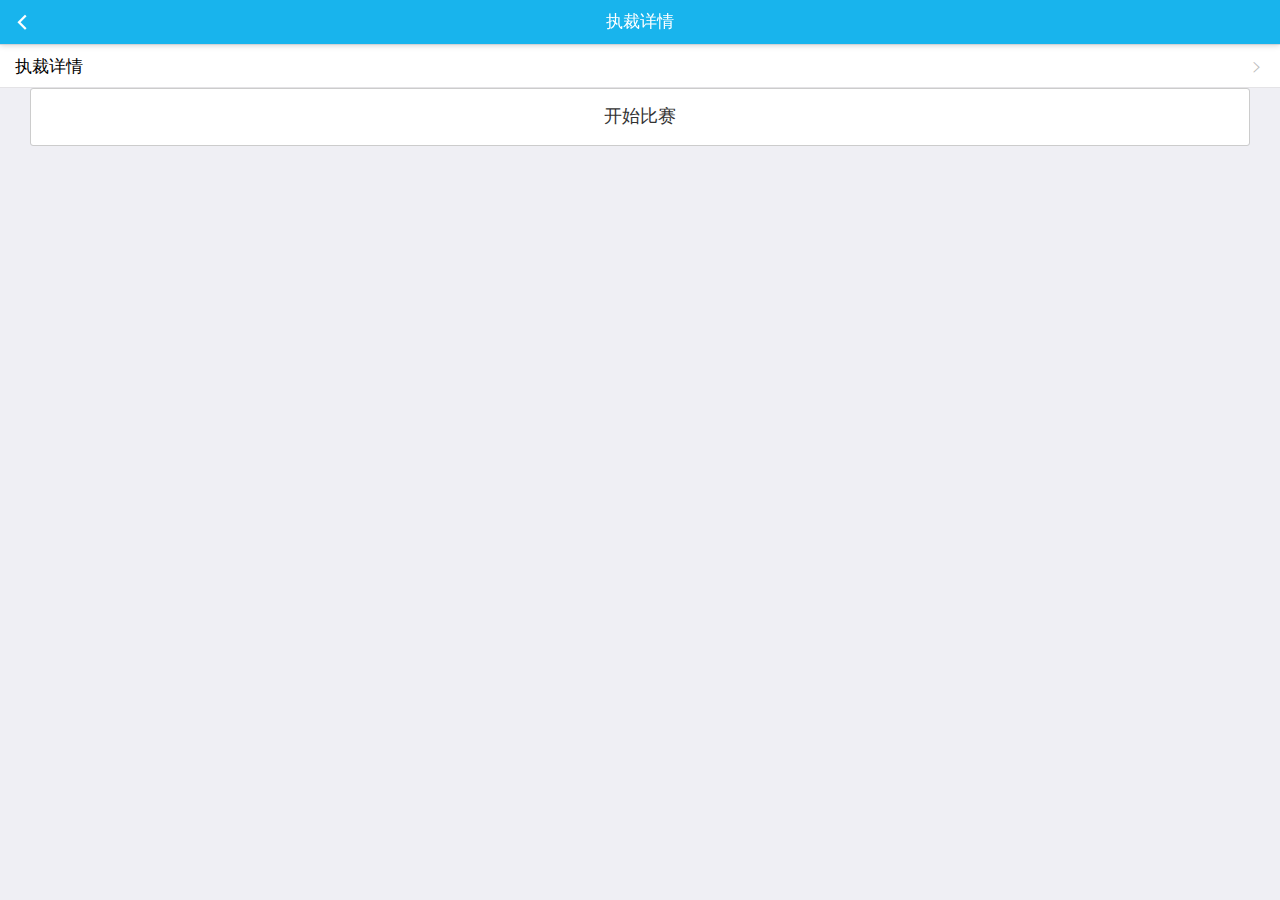
<file: refereeLiving.html>
<!DOCTYPE html>
<html>
<head>
    <meta charset="utf-8">
    <meta name="viewport" content="width=device-width,initial-scale=1,minimum-scale=1,maximum-scale=1,user-scalable=no" />
  	<meta name="apple-mobile-web-app-capable" content="yes">
	<meta name="apple-mobile-web-app-status-bar-style" content="black">
		
    <script src="js/mui.min.js"></script>
    <link href="css/mui.min.css" rel="stylesheet"/>
    <link href="css/base.css" rel="stylesheet"/>
    <!--
    <script type="text/javascript" charset="utf-8">
      	mui.init();
    </script>-->
    <style>
    		header.mui-bar.mui-bar-nav {background-color: #18b4ed;}
    		header.mui-bar.mui-bar-nav a{color:#fff;}
    		header.mui-bar.mui-bar-nav span{color:#fff; height:1.6em}
    		header.mui-bar.mui-bar-nav h1 {color:#fff;}
    		header {
    			box-shadow: none;
    			-webkit-box-shadow:none;
    		}
		
		.mui-content {margin-top: -14px;}
		.mui-content .setplayer {
			background-color: #fff; 
			border-top: 1px solid #ccc; 
			border-bottom: 1px solid #ccc;
			margin-top: -2px;
		}
    </style>
</head>
<body>
	<header class="mui-navbar-inner mui-bar mui-bar-nav">
		<a class="mui-action-back mui-icon mui-icon-left-nav mui-pull-left" href="createMinorTournamentNew.html"></a>
		<h1 class="mui-center mui-title tc">执裁详情</h1>
	</header>
	<div class="mui-content">
		<ul class="mui-table-view mui-table-view-chevron">
			<li id="selectTournamentPlayers" class="mui-table-view-cell">
				<a class="mui-navigate-right" href="#">
					执裁详情
				</a>
			</li>
		</ul>
	</div>
	<footer class="mui-bar-footer">
		<div id="competitionBegin" class="pl30 pr30">
			<button type="button" class="mui-btn mui-btn-block">开始比赛</button>
		</div>
	</footer>
	<script>
		mui("#competitionBegin").on('tap', 'button', function(e){
				mui.openWindow({ id:"bonusResult.html", url:"bonusResult.html"});
			});
	</script>
</body>
</html>
</file>
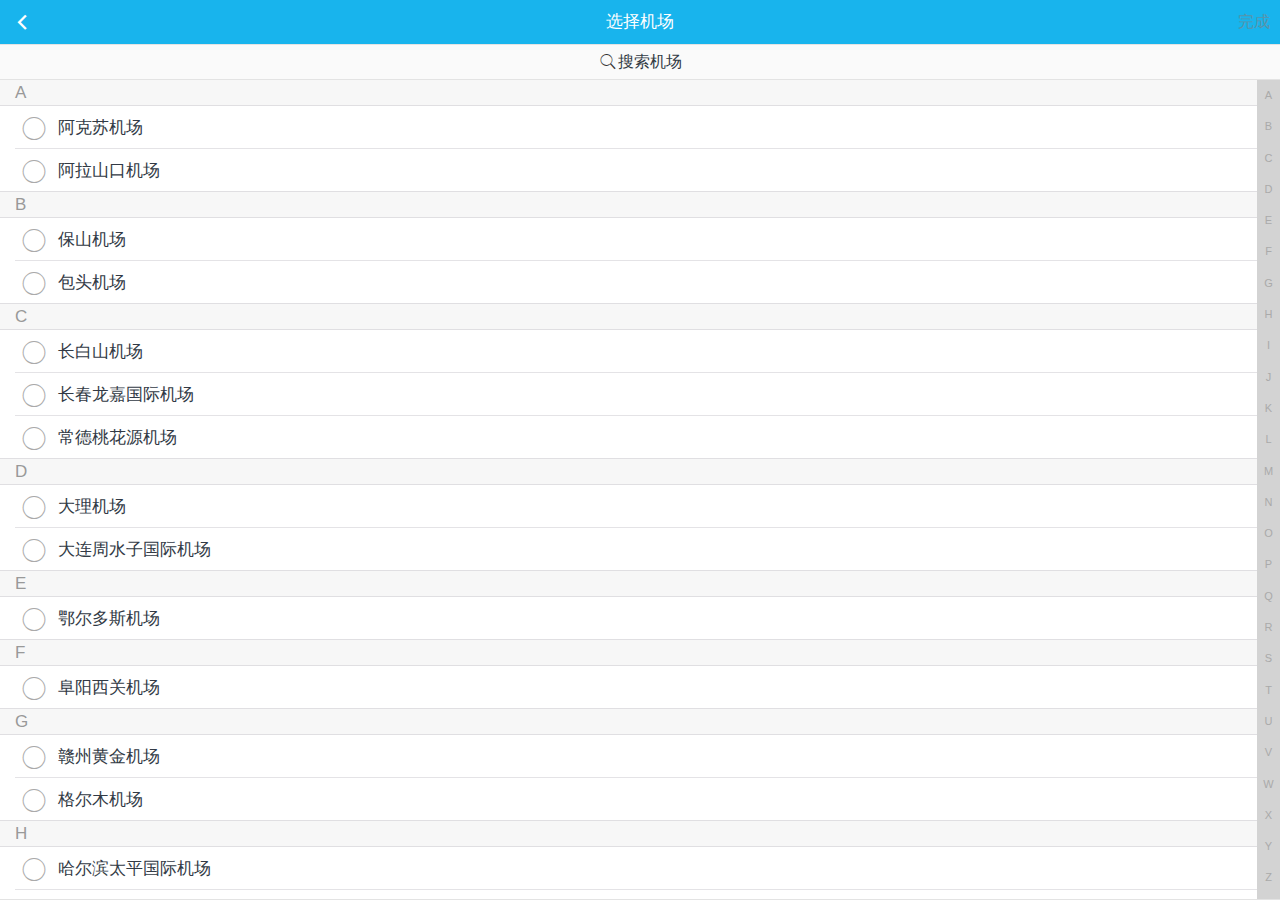
<file: selectMultiFriends.html>
<!DOCTYPE html>
<html>

	<head>
		<meta charset="utf-8">
		<meta name="viewport" content="width=device-width,initial-scale=1,minimum-scale=1,maximum-scale=1,user-scalable=no" />
		<title>羽球达人</title>
		<link href="css/mui.min.css" rel="stylesheet" />
		<link href="css/mui.indexedlist.css" rel="stylesheet" />
		<link href="css/base.css" rel="stylesheet"/>
		<style>
			html,
			body {
				height: 100%;
				overflow: hidden;
			}
			* {color: #323a45;}
			header.mui-bar.mui-bar-nav {background-color: #18B4ED;}
			header.mui-bar.mui-bar-nav a {color:#fff;}
	    		header.mui-bar.mui-bar-nav h1 {color:#fff;}
	    		header.mui-bar.mui-bar-nav span.mui-icon {color: #fff;}
	    		
			.mui-bar {
				-webkit-box-shadow: none;
				box-shadow: none;
			}
			#done.mui-disabled{
				color: gray;
			}
		</style>
	</head>

	<body>
		<header class="mui-bar mui-bar-nav">
			<a class="mui-action-back mui-icon mui-icon-left-nav mui-pull-left"></a>
			<h1 class="mui-title">选择机场</h1>
			<a id='done' class="mui-btn mui-btn-link mui-pull-right mui-btn-blue mui-disabled">完成</a>
		</header>
		<div class="mui-content">
			<div id='list' class="mui-indexed-list">
				<div class="mui-indexed-list-search mui-input-row mui-search">
					<input type="search" class="mui-input-clear mui-indexed-list-search-input" placeholder="搜索机场">
				</div>
				<div class="mui-indexed-list-bar">
					<a>A</a>
					<a>B</a>
					<a>C</a>
					<a>D</a>
					<a>E</a>
					<a>F</a>
					<a>G</a>
					<a>H</a>
					<a>I</a>
					<a>J</a>
					<a>K</a>
					<a>L</a>
					<a>M</a>
					<a>N</a>
					<a>O</a>
					<a>P</a>
					<a>Q</a>
					<a>R</a>
					<a>S</a>
					<a>T</a>
					<a>U</a>
					<a>V</a>
					<a>W</a>
					<a>X</a>
					<a>Y</a>
					<a>Z</a>
				</div>
				<div class="mui-indexed-list-alert"></div>
				<div class="mui-indexed-list-inner">
					<div class="mui-indexed-list-empty-alert">没有数据</div>
					<ul class="mui-table-view">
						<li data-group="A" class="mui-table-view-divider mui-indexed-list-group">A</li>
						<li data-value="AKU" data-tags="AKeSu" class="mui-table-view-cell mui-indexed-list-item mui-checkbox mui-left">
							<input type="checkbox" /><span>阿克苏机场<span></li>
						<li data-value="BPL" data-tags="ALaShanKou" class="mui-table-view-cell mui-indexed-list-item mui-checkbox mui-left">
							<input type="checkbox" />阿拉山口机场</li>
							
						<li data-group="B" class="mui-table-view-divider mui-indexed-list-group">B</li>
						<li data-value="BSD" data-tags="BaoShan" class="mui-table-view-cell mui-indexed-list-item mui-checkbox mui-left">
							<input type="checkbox" />保山机场</li>
						<li data-value="BAV" data-tags="BaoTou" class="mui-table-view-cell mui-indexed-list-item mui-checkbox mui-left">
							<input type="checkbox" />包头机场</li>
							
						<li data-group="C" class="mui-table-view-divider mui-indexed-list-group">C</li>
						<li data-value="NBS" data-tags="ChangBaiShan" class="mui-table-view-cell mui-indexed-list-item mui-checkbox mui-left">
							<input type="checkbox" />长白山机场</li>
						<li data-value="CGQ" data-tags="ChangChunLongJiaGuoJi" class="mui-table-view-cell mui-indexed-list-item mui-checkbox mui-left">
							<input type="checkbox" />长春龙嘉国际机场</li>
						<li data-value="CGD" data-tags="ChangDeTaoHuaYuan" class="mui-table-view-cell mui-indexed-list-item mui-checkbox mui-left">
							<input type="checkbox" />常德桃花源机场</li>
							
						<li data-group="D" class="mui-table-view-divider mui-indexed-list-group">D</li>
						<li data-value="DLU" data-tags="DaLi" class="mui-table-view-cell mui-indexed-list-item mui-checkbox mui-left">
							<input type="checkbox" />大理机场</li>
						<li data-value="DLC" data-tags="DaLianZhouShuiZiGuoJi" class="mui-table-view-cell mui-indexed-list-item mui-checkbox mui-left">
							<input type="checkbox" />大连周水子国际机场</li>
							
						<li data-group="E" class="mui-table-view-divider mui-indexed-list-group">E</li>
						<li data-value="DSN" data-tags="EErDuoSi" class="mui-table-view-cell mui-indexed-list-item mui-checkbox mui-left">
							<input type="checkbox" />鄂尔多斯机场</li>
							
						<li data-group="F" class="mui-table-view-divider mui-indexed-list-group">F</li>
						<li data-value="FUG" data-tags="FuYangXiGuan" class="mui-table-view-cell mui-indexed-list-item mui-checkbox mui-left">
							<input type="checkbox" />阜阳西关机场</li>
							
						<li data-group="G" class="mui-table-view-divider mui-indexed-list-group">G</li>
						<li data-value="KOW" data-tags="GanZhouHuangJin" class="mui-table-view-cell mui-indexed-list-item mui-checkbox mui-left">
							<input type="checkbox" />赣州黄金机场</li>
						<li data-value="GOQ" data-tags="GeErMu" class="mui-table-view-cell mui-indexed-list-item mui-checkbox mui-left">
							<input type="checkbox" />格尔木机场</li>
							
						<li data-group="H" class="mui-table-view-divider mui-indexed-list-group">H</li>
						<li data-value="HRB" data-tags="HaErBinTaiPingGuoJi" class="mui-table-view-cell mui-indexed-list-item mui-checkbox mui-left">
							<input type="checkbox" />哈尔滨太平国际机场</li>
						<li data-value="HMI" data-tags="HaMi" class="mui-table-view-cell mui-indexed-list-item mui-checkbox mui-left">
							<input type="checkbox" />哈密机场</li>
							
						<li data-group="J" class="mui-table-view-divider mui-indexed-list-group">J</li>
						<li data-value="TNA" data-tags="JiNanYaoQiangGuoJi" class="mui-table-view-cell mui-indexed-list-item mui-checkbox mui-left">
							<input type="checkbox" />济南遥墙国际机场</li>
							
						<li data-group="K" class="mui-table-view-divider mui-indexed-list-group">K</li>
						<li data-value="KHG" data-tags="KaShi" class="mui-table-view-cell mui-indexed-list-item mui-checkbox mui-left">
							<input type="checkbox" />喀什机场</li>
						<li data-value="KRY" data-tags="KeLaMaYi" class="mui-table-view-cell mui-indexed-list-item mui-checkbox mui-left">
							<input type="checkbox" />克拉玛依机场</li>
							
						<li data-group="L" class="mui-table-view-divider mui-indexed-list-group">L</li>
						<li data-value="LXA" data-tags="LaSaGongGa" class="mui-table-view-cell mui-indexed-list-item mui-checkbox mui-left">
							<input type="checkbox" />拉萨贡嘎机场</li>
						<li data-value="LHW" data-tags="LanZhouZhongChuan" class="mui-table-view-cell mui-indexed-list-item mui-checkbox mui-left">
							<input type="checkbox" />兰州中川机场</li>
							
						<li data-group="M" class="mui-table-view-divider mui-indexed-list-group">M</li>
						<li data-value="NZH" data-tags="ManZhouLiXiJiao" class="mui-table-view-cell mui-indexed-list-item mui-checkbox mui-left">
							<input type="checkbox" />满洲里西郊机场</li>
						<li data-value="MIG" data-tags="MianYangNanJiao" class="mui-table-view-cell mui-indexed-list-item mui-checkbox mui-left">
							<input type="checkbox" />绵阳南郊机场</li>
							
						<li data-group="N" class="mui-table-view-divider mui-indexed-list-group">N</li>
						<li data-value="KHN" data-tags="NanChangChangBeiGuoJi" class="mui-table-view-cell mui-indexed-list-item mui-checkbox mui-left">
							<input type="checkbox" />南昌昌北国际机场</li>
						<li data-value="NAO" data-tags="NanChongGaoPing" class="mui-table-view-cell mui-indexed-list-item mui-checkbox mui-left">
							<input type="checkbox" />南充高坪机场</li>
							
						<li data-group="P" class="mui-table-view-divider mui-indexed-list-group">P</li>
						<li data-value="SYM" data-tags="PuErSiMao" class="mui-table-view-cell mui-indexed-list-item mui-checkbox mui-left">
							<input type="checkbox" />普洱思茅机场</li>
							
						<li data-group="Q" class="mui-table-view-divider mui-indexed-list-group">Q</li>
						<li data-value="NDG" data-tags="QiQiHaErSanJiaZi" class="mui-table-view-cell mui-indexed-list-item mui-checkbox mui-left">
							<input type="checkbox" />齐齐哈尔三家子机场</li>
						<li data-value="SHP" data-tags="QinHuangDaoShanHaiGuan" class="mui-table-view-cell mui-indexed-list-item mui-checkbox mui-left">
							<input type="checkbox" />秦皇岛山海关机场</li>
							
						<li data-group="R" class="mui-table-view-divider mui-indexed-list-group">R</li>
						<li data-value="RKZ" data-tags="RiKaZeHePing" class="mui-table-view-cell mui-indexed-list-item mui-checkbox mui-left">
							<input type="checkbox" />日喀则和平机场</li>
							
						<li data-group="S" class="mui-table-view-divider mui-indexed-list-group">S</li>
						<li data-value="SYX" data-tags="SanYaFengHuangGuoJi" class="mui-table-view-cell mui-indexed-list-item mui-checkbox mui-left">
							<input type="checkbox" />三亚凤凰国际机场</li>
						<li data-value="SWA" data-tags="ShanTouWaiSha" class="mui-table-view-cell mui-indexed-list-item mui-checkbox mui-left">
							<input type="checkbox" />汕头外砂机场</li>
							
						<li data-group="T" class="mui-table-view-divider mui-indexed-list-group">T</li>
						<li data-value="TCG" data-tags="TaCheng" class="mui-table-view-cell mui-indexed-list-item mui-checkbox mui-left">
							<input type="checkbox" />塔城机场</li>
						<li data-value="TYN" data-tags="TaiYuanWuSuGuoJi" class="mui-table-view-cell mui-indexed-list-item mui-checkbox mui-left">
							<input type="checkbox" />太原武宿国际机场</li>
							
						<li data-group="W" class="mui-table-view-divider mui-indexed-list-group">W</li>
						<li data-value="WXN" data-tags="WanZhouWuQiao" class="mui-table-view-cell mui-indexed-list-item mui-checkbox mui-left">
							<input type="checkbox" />万州五桥机场</li>
						<li data-value="WEF" data-tags="WeiFang" class="mui-table-view-cell mui-indexed-list-item mui-checkbox mui-left">
							<input type="checkbox" />潍坊机场</li>
							
						<li data-group="X" class="mui-table-view-divider mui-indexed-list-group">X</li>
						<li data-value="XIY" data-tags="XiAnXianYangGuoJi" class="mui-table-view-cell mui-indexed-list-item mui-checkbox mui-left">
							<input type="checkbox" />西安咸阳国际机场</li>
						<li data-value="XIC" data-tags="XiChangQingShan" class="mui-table-view-cell mui-indexed-list-item mui-checkbox mui-left">
							<input type="checkbox" />西昌青山机场</li>
							
						<li data-group="Y" class="mui-table-view-divider mui-indexed-list-group">Y</li>
						<li data-value="ENY" data-tags="YanAnErShiLiBao" class="mui-table-view-cell mui-indexed-list-item mui-checkbox mui-left">
							<input type="checkbox" />延安二十里堡机场</li>
						<li data-value="YNZ" data-tags="YanCheng" class="mui-table-view-cell mui-indexed-list-item mui-checkbox mui-left">
							<input type="checkbox" />盐城机场</li>
							
						<li data-group="Z" class="mui-table-view-divider mui-indexed-list-group">Z</li>
						<li data-value="ZHA" data-tags="ZhanJiang" class="mui-table-view-cell mui-indexed-list-item mui-checkbox mui-left">
							<input type="checkbox" />湛江机场</li>
					</ul>
				</div>
			</div>
		</div>
		<script src="js/mui.min.js"></script>
		<script src="js/mui.indexedlist.js"></script>
		<!--<script src="../js/mui.grouplist.testdata.js"></script>-->
		<script src="js/jquery-1.10.2.min.js"></script>
		<script type="text/javascript" charset="utf-8">
		
			mui.init();
			mui.ready(function() {
				var header = document.querySelector('header.mui-bar');
				var list = document.getElementById('list');
				var done = document.getElementById('done');
				//calc hieght
				list.style.height = (document.body.offsetHeight - header.offsetHeight) + 'px';
				//create
				window.indexedList = new mui.IndexedList(list);
				//done event
				done.addEventListener('tap', function() {
					var checkboxArray = [].slice.call(list.querySelectorAll('input[type="checkbox"]'));
					var checkedValues = [];
					checkboxArray.forEach(function(box) {
						if (box.checked) {
							checkedValues.push(box.parentNode.innerText);
						}
					});
					if (checkedValues.length > 0) {
						mui.alert('你选择了: ' + checkedValues);
					} else {
						mui.alert('你没选择任何机场');
					}
				}, false);
				mui('.mui-indexed-list-inner').on('change', 'input', function() {
					var count = list.querySelectorAll('input[type="checkbox"]:checked').length;
					var value = count ? "完成(" + count + ")" : "完成";
					done.innerHTML = value;
					if (count) {
						if (done.classList.contains("mui-disabled")) {
							done.classList.remove("mui-disabled");
						}
					} else {
						if (!done.classList.contains("mui-disabled")) {
							done.classList.add("mui-disabled");
						}
					}
				});
			});
		</script>
	</body>

</html>
</file>
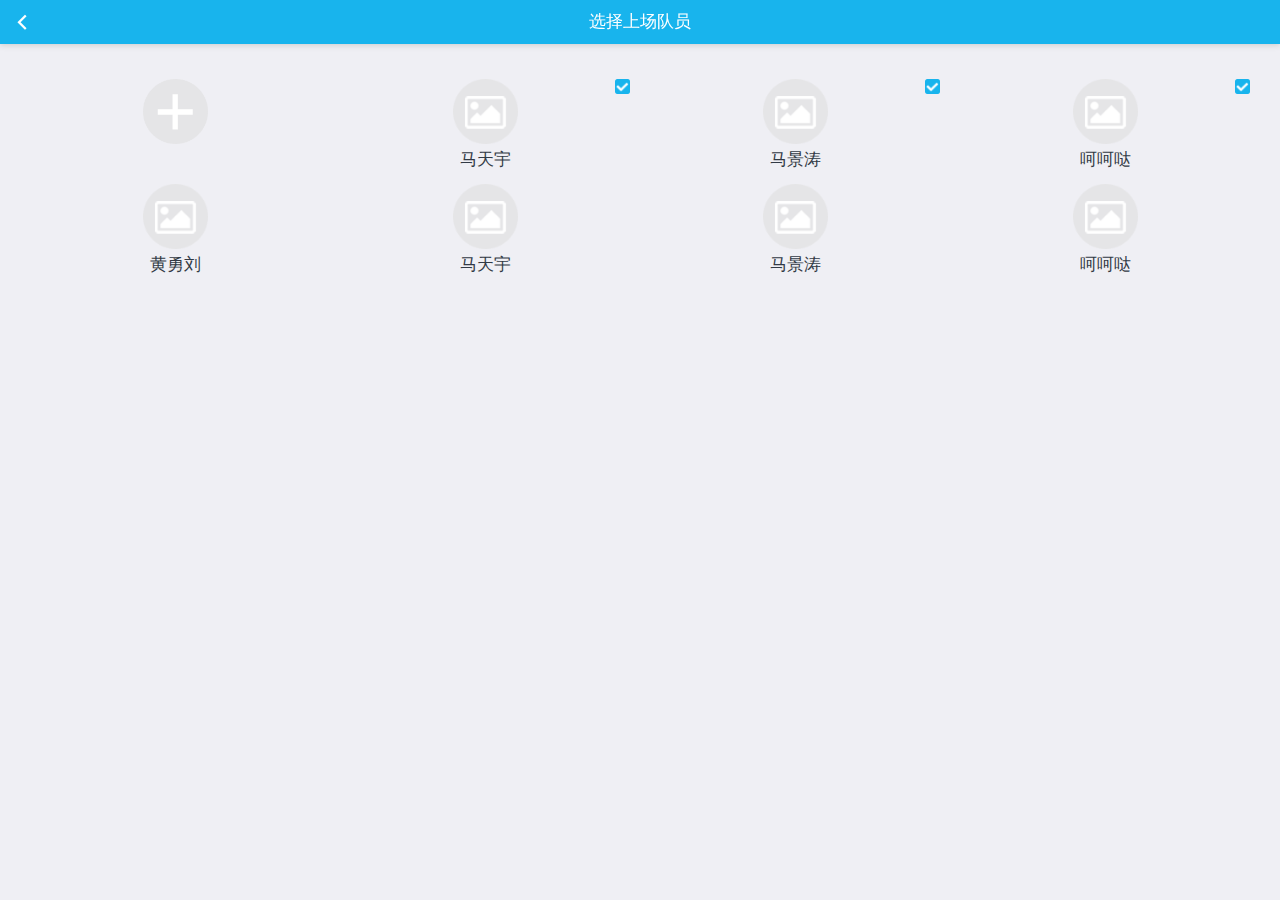
<file: selectOnePlayer.html>
<!DOCTYPE html>
<html>
<head>
    <meta charset="utf-8">
    <meta name="viewport" content="width=device-width,initial-scale=1,minimum-scale=1,maximum-scale=1,user-scalable=no" />
  	<meta name="apple-mobile-web-app-capable" content="yes">
	<meta name="apple-mobile-web-app-status-bar-style" content="black">
		
    <script src="js/mui.min.js"></script>
    <link href="css/mui.min.css" rel="stylesheet"/>
    <link href="css/base.css" rel="stylesheet"/>
    <!--
    <script type="text/javascript" charset="utf-8">
      	mui.init();
    </script>-->
    <style>
    		* {color: #323a45;}
    		header.mui-bar.mui-bar-nav {background-color: #18b4ed;}
    		header.mui-bar.mui-bar-nav a{color:#fff;}
    		header.mui-bar.mui-bar-nav span{color:#fff; height:1.6em}
    		header.mui-bar.mui-bar-nav h1 {color:#fff;}
    		header {
    			box-shadow: none;
    			-webkit-box-shadow:none;
    		}
    </style>
</head>
<body>
	<header class="mui-navbar-inner mui-bar mui-bar-nav">
		<a class="mui-action-back mui-icon mui-icon-left-nav mui-pull-left" href="createMinorTournamentNew.html"></a>
		<h1 class="mui-center mui-title tc">选择上场队员</h1>
	</header>
	<div class="mui-content">
		<div class="p20">
			<table width="100%">
				<tr class="pt10 tc" height="120px">
					<td id="addplayer" width="25%">
						<a href="#"><img src="img/addplayer.png" width="65px" height="65px"/></a><br />&nbsp;
					</td>
					<td width="25%" class="pr">
						<img src="img/teamleader.png" width="65px" height="65px"/><br />马天宇
						<img src="img/playerselected.png" width="15px" height="15px" class="pa" style="top:15px; right: 10px;"/>
					</td>
					<td width="25%" class="pr">
						<img src="img/teamleader.png" width="65px" height="65px"/><br />马景涛
						<img src="img/playerselected.png" width="15px" height="15px" class="pa" style="top:15px; right: 10px;"/>
					</td>
					<td width="25%" class="pr">
						<img src="img/teamleader.png" width="65px" height="65px"/><br />呵呵哒
						<img src="img/playerselected.png" width="15px" height="15px" class="pa" style="top:15px; right: 10px;"/>
					</td>
				</tr>
				<tr class="pt10 tc" height="80px">
					<td width="25%"><img src="img/teamleader.png" width="65px" height="65px"/><br />黄勇刘</td>
					<td width="25%"><img src="img/teamleader.png" width="65px" height="65px"/><br />马天宇</td>
					<td width="25%"><img src="img/teamleader.png" width="65px" height="65px"/><br />马景涛</td>
					<td width="25%"><img src="img/teamleader.png" width="65px" height="65px"/><br />呵呵哒</td>
				</tr>
			</table>
		</div>
	</div>
	<script>
		mui("#addplayer").on('tap', 'a', function(e){
			mui.openWindow({ id:"singlesRound.html", url:"singlesRound.html"});
		});
	</script>
</body>
</html>
</file>
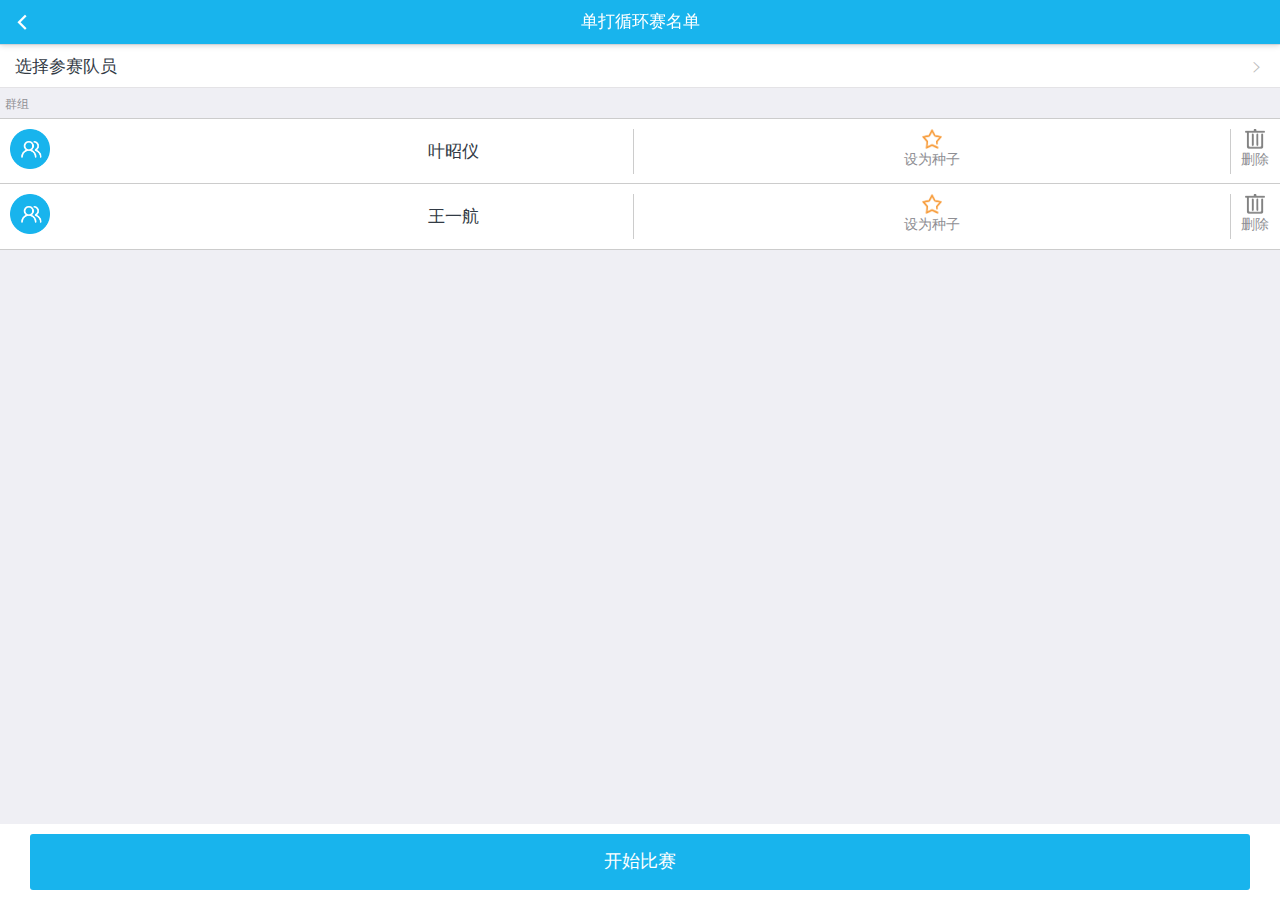
<file: singlesRound.html>
<!DOCTYPE html>
<html>
<head>
    <meta charset="utf-8">
    <meta name="viewport" content="width=device-width,initial-scale=1,minimum-scale=1,maximum-scale=1,user-scalable=no" />
  	<meta name="apple-mobile-web-app-capable" content="yes">
	<meta name="apple-mobile-web-app-status-bar-style" content="black">
		
    <script src="js/mui.min.js"></script>
    <link href="css/mui.min.css" rel="stylesheet"/>
    <link href="css/base.css" rel="stylesheet"/>
    <!--
    <script type="text/javascript" charset="utf-8">
      	mui.init();
    </script>-->
    <style>
    		* {color: #323a45;}
    		header.mui-bar.mui-bar-nav {background-color: #18b4ed;}
    		header.mui-bar.mui-bar-nav a{color:#fff;}
    		header.mui-bar.mui-bar-nav span{color:#fff; height:1.6em}
    		header.mui-bar.mui-bar-nav h1 {color:#fff;}
    		header {
    			box-shadow: none;
    			-webkit-box-shadow:none;
    		}
		
		.mui-content {margin-top: -14px;}
		.mui-content .setplayer {
			background-color: #fff; 
			border-top: 1px solid #ccc; 
			border-bottom: 1px solid #ccc;
			margin-top: -2px;
		}
		footer #competitionBegin button {
			background-color: #18B4ED;
			border: none;
			color: #fff;
		}
		footer {
			position: absolute;
			bottom: 0;;
			width: 100%;
			background-color: #fff;
			padding-top: 10px;
		}
    </style>
</head>
<body>
	<header class="mui-navbar-inner mui-bar mui-bar-nav">
		<a class="mui-action-back mui-icon mui-icon-left-nav mui-pull-left" href="createMinorTournamentNew.html"></a>
		<h1 class="mui-center mui-title tc">单打循环赛名单</h1>
	</header>
	<div class="mui-content">
		<ul class="mui-table-view mui-table-view-chevron">
			<li id="selectTournamentPlayers" class="mui-table-view-cell">
				<a class="mui-navigate-right" href="#">
					选择参赛队员
				</a>
			</li>
		</ul>
		
		<h6 class="ml5 mt10 mb10">群组</h6>
		<div class="setplayer pt10 pb10 pl10">
			<table width="100%">
				<tr>
					<td><img src="img/group.png" width="40px" height="40px" /></td>
					<td class="tl" width="200px" >叶昭仪</td>
					<td></td>
					<td class="tc pb0" style="border-left: 1px solid #ccc;">
						<img src="img/seed.png" width="20px" height="20px" />
						<p style="line-height: 10px;">设为种子</p>
					</td>
					<td class="tc pb0" style="border-left: 1px solid #ccc;" width="50px">
						<img src="img/trash.png" width="20px" height="20px" />
						<p style="line-height: 10px;">删除</p>
					</td>
				</tr>
			</table>	
		</div>
		<div class="setplayer pt10 pb10 pl10">
			<table width="100%">
				<tr>
					<td><img src="img/group.png" width="40px" height="40px" /></td>
					<td class="tl" width="200px" >王一航</td>
					<td></td>
					<td class="tc pb0" style="border-left: 1px solid #ccc;">
						<img src="img/seed.png" width="20px" height="20px" />
						<p style="line-height: 10px;">设为种子</p>
					</td>
					<td class="tc pb0" style="border-left: 1px solid #ccc;" width="50px">
						<img src="img/trash.png" width="20px" height="20px" />
						<p style="line-height: 10px;">删除</p>
					</td>
				</tr>
			</table>	
		</div>
	</div>
	<footer class="mui-bar-footer">
		<div id="competitionBegin" class="pl30 pr30">
			<button type="button" class="mui-btn mui-btn-block">开始比赛</button>
		</div>
	</footer>
	<script>
		mui("#competitionBegin").on('tap', 'button', function(e){
				mui.openWindow({ id:"bonusResult.html", url:"bonusResult.html"});
			});
	</script>
</body>
</html>
</file>
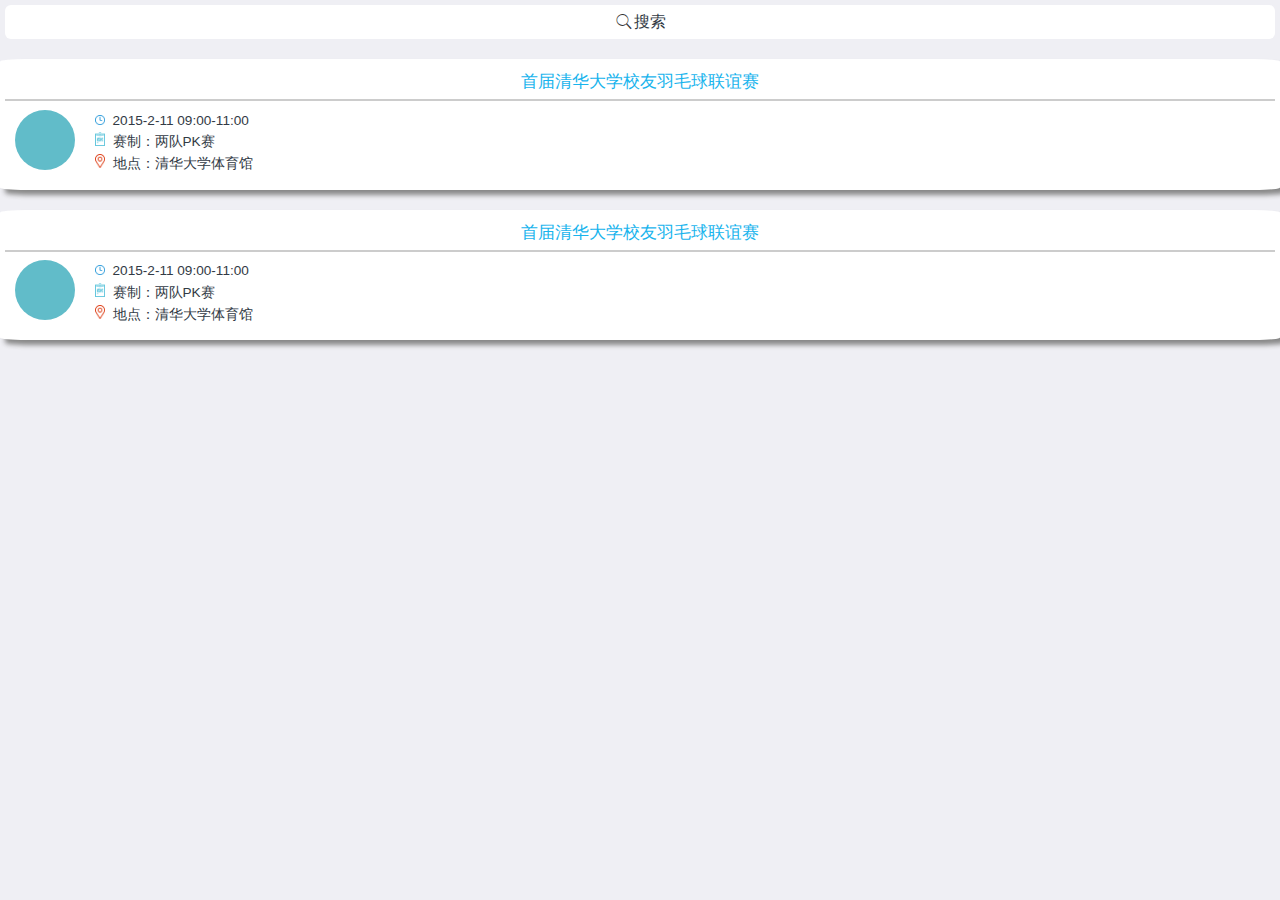
<file: tournamentList.html>
<!DOCTYPE html>
<html>
<head>
    <meta charset="utf-8">
    <meta name="viewport" content="width=device-width,initial-scale=1,minimum-scale=1,maximum-scale=1,user-scalable=no" />
  	<meta name="apple-mobile-web-app-capable" content="yes">
	<meta name="apple-mobile-web-app-status-bar-style" content="black">
		
    <script src="js/mui.min.js"></script>
    <link href="css/mui.min.css" rel="stylesheet"/>
    <link href="css/base.css" rel="stylesheet"/>
    <!--
    <script type="text/javascript" charset="utf-8">
      	mui.init();
    </script>-->
    <style>
    		* {color: #323a45;}
    		input.mui-input-clear {background-color: #fff;}
    	    	.tournament {
    			padding: 15px 5px;
    			background-color: #fff;
    			margin-bottom: 20px;
    			border-radius: 2%;
    			box-shadow: 5px 5px 5px #888888;
    		}
    		.tournament .competitionLogo img {border-radius: 50%;}
    		.tournament tr {color: #6e6e6e;}
    		.tournament tr:first-child {color: #000;}
    		.tournament td {height: 20px;}
    		.tournament .tournament-date { 
    			height: 15px; 
    			color: #18b4ed; 
    			line-height: 15px;
    		}
    		hr {
    			border: 0.5px solid #ccc;
    		}
    		.tournament tr {height: 20px;}
    		#topPopover {
			position: fixed;
			top: 12px;
			right: 6px;
			width: 120px;
			}
		#topPopover .mui-popover-arrow {
			left: auto;
			right: 6px;
		}
    </style>
</head>
<body>
	<div id="topPopover" class="mui-popover">
		<div class="mui-popover-arrow mui-pull-right"></div>
		<ul class="mui-table-view mui-pull-right">
			<li class="mui-table-view-cell"><a id="createMinorTournamentNew" href="#">创建比赛</a>
			</li>
			<li class="mui-table-view-cell"><a href="#">内部对抗赛</a>
			</li>
			<li class="mui-table-view-cell"><a href="#">待定</a>
			</li>
		</ul>
	</div>	
	<div class="mui-content">
		<div class="mui-content-padded" style="margin: 5px;">
			<div class="mui-input-row mui-search">
				<input type="search" class="mui-input-clear" placeholder="搜索">
			</div>
		</div>
		
		<div class="tournament">
			<div class="tournament-date tc mb10" height="40px">首届清华大学校友羽毛球联谊赛</div>
			<hr></hr>
			<div class="pl10 pr10">
				<table width="100%" class="tl">
					<tr>
						<td class="competitionLogo" width="80px" rowspan=3><img src="img/VS_background_01.png" width="60px" height="60px"/></td>
						<td class="f0d8"><img src="img/clock.png" width="10px" height="10px">&nbsp;&nbsp;2015-2-11 09:00-11:00</td>
					</tr>
					<tr>
						<td class="f0d8"><img src="img/schedule_01.png" width="10px" height="14px"/>&nbsp;&nbsp;赛制：两队PK赛</td>
					</tr>
					<tr>
						<td class="f0d8"><img src="img/location_02.png" width="10px" height="14px" />&nbsp;&nbsp;地点：清华大学体育馆</td>
					</tr>
				</table>
			</div>
		</div>
		<div class="tournament">
			<div class="tournament-date tc mb10">首届清华大学校友羽毛球联谊赛</div>
			<hr></hr>
			<div class="pl10 pr10">
				<table width="100%" class="tl">
					<tr>
						<td class="competitionLogo" width="80px" rowspan=3><img src="img/VS_background_01.png" width="60px" height="60px"/></td>
						<td class="f0d8"><img src="img/clock.png" width="10px" height="10px">&nbsp;&nbsp;2015-2-11 09:00-11:00</td>
					</tr>
					<tr>
						<td class="f0d8"><img src="img/schedule_01.png" width="10px" height="14px"/>&nbsp;&nbsp;赛制：两队PK赛</td>
					</tr>
					<tr>
						<td class="f0d8"><img src="img/location_02.png" width="10px" height="14px" />&nbsp;&nbsp;地点：清华大学体育馆</td>
					</tr>
				</table>
			</div>
		</div>
	</div>
	<script>
/*
		window.addEventListener('triggerCreate',function(event){
			alert("shoudao");
			var target = document.getElementById('topPopover');
			mui.trigger(target,'tap');
		});
	
		mui(".my").on('tap', '#but', function(e){
			alert("nima");
			mui("#topPopover").popover("toggle");
		});
*/
		var createItem1 = document.getElementById("createMinorTournamentNew");
		var parentWebview = null;
		createItem1.addEventListener('tap', function(e) {
			e.stopPropagation();
			if(parentWebview ==null){
				parentWebview = mui.currentWebview.opener();
			}
			parentWebview.evalJS('mui.openWindow({ id:"createMinorTournamentNew.html", url:"createMinorTournamentNew.html"})');
		});
	</script>
</body>
</html>
</file>
<file: css/base.css>
/*words typography*/
.f0d5{font-size:0.5em}
.f0d6{font-size:0.6em}
.f0d7{font-size:0.7em}
.f0d8{font-size:0.8em}
.f0d9{font-size:0.9em}
.f1d0{font-size:1em}
.f1d1{font-size:1.1em}
.f1d2{font-size:1.2em}
.f1d3{font-size:1.3em}
.f1d4{font-size:1.4em}
.f1d5{font-size:1.5em}
.f1d6{font-size:1.6em}
.f1d7{font-size:1.7em}
.f1d8{font-size:1.8em}
.f1d9{font-size:1.9em}
.f2d0{font-size:2em}
.f2d1{font-size:2.1em}
.f2d2{font-size:2.2em}
.f2d3{font-size:2.3em}
.f2d4{font-size:2.4em}
.f2d5{font-size:2.5em}
.f2d6{font-size:2.6em}
.f2d7{font-size:2.7em}
.f2d8{font-size:2.8em}
.f2d9{font-size:2.9em}
.f3d0{font-size:3em}

.fb{font-weight:bold}
.fn{font-weight:normal}
.lh150{line-height:150%}
.lh180{line-height:180%}
.lh200{line-height:200%}
.unl{text-decoration:underline;}
.no_unl{text-decoration:none;}

/*location*/
.tl{text-align:left}
.tc{text-align:center}
.tr{text-align:right}
.bc{margin-left:auto;margin-right:auto;}
.fl{float:left;display:inline}
.fr{float:right;display:inline}
.cb{clear:both}
.cl{clear:left}
.cr{clear:right}
.clearfix:after{content:".";display:block;height:0;clear:both;visibility:hidden}.clearfix{display:inline-block}* html
.clearfix{height:1%}.clearfix{display:block}
.vm{vertical-align:middle}
.pr{position:relative}
.pa{position:absolute}
.abs-right{position:absolute;right:0}
.zoom{zoom:1}
.hidden{visibility:hidden}
.none{display:none}

/*width & height*/
.w10{width:10px}
.w20{width:20px}
.w30{width:30px}
.w40{width:40px}
.w50{width:50px}
.w60{width:60px}
.w70{width:70px}
.w80{width:80px}
.w90{width:90px}
.w100{width:100px}
.w200{width:100px}
.w250{width:250px}
.w300{width:30px}
.w400{width:400px}
.w500{width:500px}
.w600{width:600px}
.w700{width:700px}
.w800{width:800px}
.w{width:100%}
.h40{height:40px}
.h50{height:50px}
.h80{height:80px}
.h100{height:100px}
.h200{height:200px}
.h{height:100%}

/*margin & padding*/
.m10{margin:10px}
.m15{margin:15px}
.m20{margin:20px}
.m25{margin:25px}
.m30{margin:30px}
.mt0{margin-top:0px}
.mt5{margin-top:5px}
.mt10{margin-top:10px}
.mt15{margin-top:15px}
.mt20{margin-top:20px}
.mt30{margin-top:30px}
.mt40{margin-top:40px}
.mt50{margin-top:50px}
.mt100{margin-top:100px}
.mb5{margin-bottom:5px}
.mb10{margin-bottom:10px}
.mb15{margin-bottom:15px}
.mb20{margin-bottom:20px}
.mb30{margin-bottom:30px}
.mb40{margin-bottom:40px}
.mb50{margin-bottom:50px}
.mb100{margin-bottom:100px}
.ml5{margin-left:5px}
.ml10{margin-left:10px}
.ml15{margin-left:15px}
.ml20{margin-left:20px}
.ml30{margin-left:30px}
.ml40{margin-left:40px}
.ml50{margin-left:50px}
.ml100{margin-left:100px}
.mr5{margin-right:5px}
.mr10{margin-right:10px}
.mr15{margin-right:15px}
.mr20{margin-right:20px}
.mr30{margin-right:30px}
.mr40{margin-right:40px}
.mr50{margin-right:50px}
.mr100{margin-right:100px}


.p10{padding:10px}
.p15{padding:15px}
.p20{padding:20px}
.p25{padding:25px}
.p30{padding:30px}
.pt5{padding-top:5px}
.pt10{padding-top:10px}
.pt15{padding-top:15px}
.pt20{padding-top:20px}
.pt30{padding-top:30px}
.pt40{padding-top:40px}
.pt50{padding-top:50px}
.pb100{padding-top:100px}
.pb5{padding-bottom:5px}
.pb10{padding-bottom:10px}
.pb15{padding-bottom:15px}
.pb20{padding-bottom:20px}
.pb30{padding-bottom:30px}
.pb40{padding-bottom:40px}
.pb50{padding-bottom:50px}
.pb100{padding-bottom:100px}
.pl5{padding-left:5px}
.pl10{padding-left:10px}
.pl15{padding-left:15px}
.pl20{padding-left:20px}
.pl30{padding-left:30px}
.pl40{padding-left:40px}
.pl50{padding-left:50px}
.pl100{padding-left:100px}
.pr5{padding-right:5px}
.pr10{padding-right:10px}
.pr15{padding-right:15px}
.pr20{padding-right:20px}
.pr30{padding-right:30px}
.pr40{padding-right:40px}
.pr50{padding-right:50px}
.pr100{padding-right:100px}
</file>
<file: css/app.css>
/*
 *这是单独为hello mui准备的个性化css，可以覆盖标准mui的css定义；
 * 在实际项目开发时，建议为App单独写一个css文件，从而实现项目的自定义皮肤功能；
 * 
 * */
.mui-android header.mui-bar{
	display: none;
}
.mui-android .mui-bar-nav~.mui-content{
	padding: 0;
}
</file>
<file: css/mui.indexedlist.css>
.mui-indexed-list {
	position: relative;
	border-top: solid 1px #e3e3e3;
	border-bottom: solid 1px #e3e3e3;
	overflow: hidden;
	background-color: #fafafa;
	height: 300px;
	cursor: default;
}
.mui-indexed-list-inner {
	margin: 0px;
	padding: 0px;
	overflow-y: auto;
	border: none;
}
.mui-indexed-list-inner::-webkit-scrollbar {
	width: 0px;
	height: 0px;
	visibility: hidden;
}
.mui-indexed-list-empty-alert,
.mui-indexed-list-inner.empty ul {
	display: none;
}
.mui-indexed-list-inner.empty .mui-indexed-list-empty-alert {
	display: block;
}
.mui-indexed-list-empty-alert {
	padding: 30px 15px;
	text-align: center;
	color: #ccc;
	padding-right: 45px;
}
.mui-ios .mui-indexed-list-inner {
	width: calc(100% + 10px);
}
.mui-indexed-list-group,
.mui-indexed-list-item {
	padding-right: 45px;
}
.mui-ios .mui-indexed-list-group,
.mui-ios .mui-indexed-list-item,
.mui-ios .mui-indexed-list-empty-alert {
	padding-right: 55px;
}
.mui-indexed-list-group {
	background-color: #f7f7f7;
}
.mui-indexed-list-group {
	padding-top: 3px;
	padding-bottom: 3px;
}
.mui-indexed-list-search {
	border-bottom: solid 1px #e3e3e3;
	z-index: 15;
}
.mui-indexed-list-search.mui-search:before {
	margin-top: -10px;
}
.mui-indexed-list-search input {
	border-radius: 0px;
	margin: 0px;
	background-color: #fafafa;
}
.mui-indexed-list-bar {
	width: 23px;
	background-color: lightgrey;
	position: absolute;
	height: 100%;
	z-index: 10;
	right: 0px;
	-webkit-transition: .2s;
}
.mui-indexed-list-bar a {
	display: block;
	text-align: center;
	font-size: 11px;
	padding: 0px;
	margin: 0px;
	line-height: 15px;
	color: #aaa;
}
.mui-indexed-list-bar.active {
	background-color: rgb(200,200,200);
}
.mui-indexed-list-bar.active a {
	color: #333;
}
.mui-indexed-list-bar.active a.active {
	color: #007aff;
}
.mui-indexed-list-alert {
	position: absolute;
	z-index: 20;
	background-color: rgba(0, 0, 0, 0.5);
	width: 80px;
	height: 80px;
	left: 50%;
	top: 50%;
	margin-left: -40px;
	margin-top: -40px;
	border-radius: 40px;
	text-align: center;
	line-height: 80px;
	font-size: 35px;
	color: #fff;
	display: none;
	-webkit-transition: .2s;
}
.mui-indexed-list-alert.active {
	display: block;
}
</file>
<file: css/mui.poppicker.css>
.mui-poppicker {
	position: fixed;
	left: 0px;
	width: 100%;
	z-index: 999;
	background-color: #eee;
	border-top: solid 1px #ccc;
	box-shadow: 0px -5px 7px 0px rgba(0, 0, 0, 0.1);
	-webkit-transition: .3s;
	bottom: 0px;
	-webkit-transform: translateY(300px);
}
.mui-poppicker.mui-active {
	-webkit-transform: translateY(0px);
}
.mui-android-5-1 .mui-poppicker {
	bottom: -300px;
	-webkit-transition-property: bottom;
	-webkit-transform: none;
}
.mui-android-5-1 .mui-poppicker.mui-active {
	bottom: 0px;
	-webkit-transition-property: bottom;
	-webkit-transform: none;
}
.mui-poppicker-header {
	padding: 6px;
	font-size: 14px;
	color: #888;
}
.mui-poppicker-header .mui-btn {
	font-size: 12px;
	padding: 5px 10px;
}
.mui-poppicker-btn-cancel {
	float: left;
}
.mui-poppicker-btn-ok {
	float: right;
}
.mui-poppicker-clear {
	clear: both;
	height: 0px;
	line-height: 0px;
	font-size: 0px;
	overflow: hidden;
}
.mui-poppicker-body {
	position: relative;
	width: 100%;
	height: 200px;
	border-top: solid 1px #ddd;
	/*-webkit-perspective: 1200px;
	perspective: 1200px;
	-webkit-transform-style: preserve-3d;
	transform-style: preserve-3d;*/
}
.mui-poppicker-body .mui-picker {
	width: 100%;
	height: 100%;
	margin: 0px;
	border: none;
	float: left;
}
</file>
<file: css/mui.picker.min.css>
/**
* 选择列表插件
* varstion 2.0.0
* by Houfeng
* Houfeng@DCloud.io
**/
.mui-pciker-list li,.mui-picker,.mui-picker-inner{box-sizing:border-box;overflow:hidden}.mui-picker{background-color:#ddd;position:relative;height:200px;border:1px solid rgba(0,0,0,.1);-webkit-user-select:none;user-select:none}.mui-dtpicker,.mui-poppicker{left:0;background-color:#eee;box-shadow:0 -5px 7px 0 rgba(0,0,0,.1);-webkit-transition:.3s;width:100%}.mui-picker-inner{position:relative;width:100%;height:100%;-webkit-mask-box-image:-webkit-linear-gradient(bottom,transparent,transparent 5%,#fff 20%,#fff 80%,transparent 95%,transparent);-webkit-mask-box-image:linear-gradient(top,transparent,transparent 5%,#fff 20%,#fff 80%,transparent 95%,transparent)}.mui-pciker-list,.mui-pciker-rule{box-sizing:border-box;padding:0;margin:-18px 0 0;width:100%;height:36px;line-height:36px;position:absolute;left:0;top:50%}.mui-pciker-rule-bg{z-index:0}.mui-pciker-rule-ft{z-index:2;border-top:solid 1px rgba(0,0,0,.1);border-bottom:solid 1px rgba(0,0,0,.1)}.mui-pciker-list{z-index:1;-webkit-transform-style:preserve-3d;transform-style:preserve-3d;-webkit-transform:perspective(750pt) rotateY(0) rotateX(0);transform:perspective(750pt) rotateY(0) rotateX(0)}.mui-pciker-list li{width:100%;height:100%;position:absolute;text-align:center;vertical-align:middle;-webkit-backface-visibility:hidden;backface-visibility:hidden;font-size:1pc;font-family:"Helvetica Neue",Helvetica,Arial,sans-serif;color:#888;padding:0 8px;white-space:nowrap;-webkit-text-overflow:ellipsis;text-overflow:ellipsis;cursor:default;visibility:hidden}.mui-pciker-list li.highlight,.mui-pciker-list li.visible{visibility:visible}.mui-pciker-list li.highlight{color:#222}.mui-poppicker{position:fixed;z-index:999;border-top:solid 1px #ccc;bottom:0;-webkit-transform:translateY(300px)}.mui-poppicker.mui-active{-webkit-transform:translateY(0)}.mui-android-5-1 .mui-poppicker{bottom:-300px;-webkit-transition-property:bottom;-webkit-transform:none}.mui-android-5-1 .mui-poppicker.mui-active{bottom:0;-webkit-transition-property:bottom;-webkit-transform:none}.mui-poppicker-header{padding:6px;font-size:14px;color:#888}.mui-poppicker-header .mui-btn{font-size:9pt;padding:5px 10px}.mui-poppicker-btn-cancel{float:left}.mui-poppicker-btn-ok{float:right}.mui-poppicker-clear{clear:both;height:0;line-height:0;font-size:0;overflow:hidden}.mui-poppicker-body{position:relative;width:100%;height:200px;border-top:solid 1px #ddd}.mui-poppicker-body .mui-picker{width:100%;height:100%;margin:0;border:none;float:left}.mui-dtpicker{position:fixed;z-index:999999;border-top:solid 1px #ccc;bottom:0;-webkit-transform:translateY(300px)}.mui-dtpicker.mui-active{-webkit-transform:translateY(0)}.mui-dtpicker-active-for-page{overflow:hidden!important}.mui-android-5-1 .mui-dtpicker{bottom:-300px;-webkit-transition-property:bottom;-webkit-transform:none}.mui-android-5-1 .mui-dtpicker.mui-active{bottom:0;-webkit-transition-property:bottom;-webkit-transform:none}.mui-dtpicker-header{padding:6px;font-size:14px;color:#888}.mui-dtpicker-header button{font-size:9pt;padding:5px 10px}.mui-dtpicker-header button:last-child{float:right}.mui-dtpicker-body{position:relative;width:100%;height:200px}.mui-ios .mui-dtpicker-body{-webkit-perspective:75pc;perspective:75pc;-webkit-transform-style:preserve-3d;transform-style:preserve-3d}.mui-dtpicker-title h5{display:inline-block;width:20%;margin:0;padding:8px;text-align:center;border-top:solid 1px #ddd;background-color:#f0f0f0;border-bottom:solid 1px #ccc}[data-type=hour] [data-id=title-i],[data-type=hour] [data-id=picker-i],[data-type=month] [data-id=title-i],[data-type=month] [data-id=picker-d],[data-type=month] [data-id=title-d],[data-type=month] [data-id=picker-h],[data-type=month] [data-id=title-h],[data-type=month] [data-id=picker-i],[data-type=time] [data-id=picker-y],[data-type=time] [data-id=picker-m],[data-type=time] [data-id=picker-d],[data-type=time] [data-id=title-y],[data-type=time] [data-id=title-m],[data-type=time] [data-id=title-d],[data-type=date] [data-id=title-i],[data-type=date] [data-id=picker-h],[data-type=date] [data-id=title-h],[data-type=date] [data-id=picker-i]{display:none}.mui-dtpicker .mui-picker{width:20%;height:100%;margin:0;float:left;border:none}[data-type=hour] [data-id=picker-h],[data-type=hour] [data-id=title-h],[data-type=datetime] [data-id=picker-h],[data-type=datetime] [data-id=title-h]{border-left:dotted 1px #ccc}[data-type=datetime] .mui-picker,[data-type=time] .mui-dtpicker-title h5{width:20%}[data-type=date] .mui-dtpicker-title h5,[data-type=date] .mui-picker{width:33.3%}[data-type=hour] .mui-dtpicker-title h5,[data-type=hour] .mui-picker{width:25%}[data-type=month] .mui-dtpicker-title h5,[data-type=month] .mui-picker,[data-type=time] .mui-dtpicker-title h5,[data-type=time] .mui-picker{width:50%}
</file>
